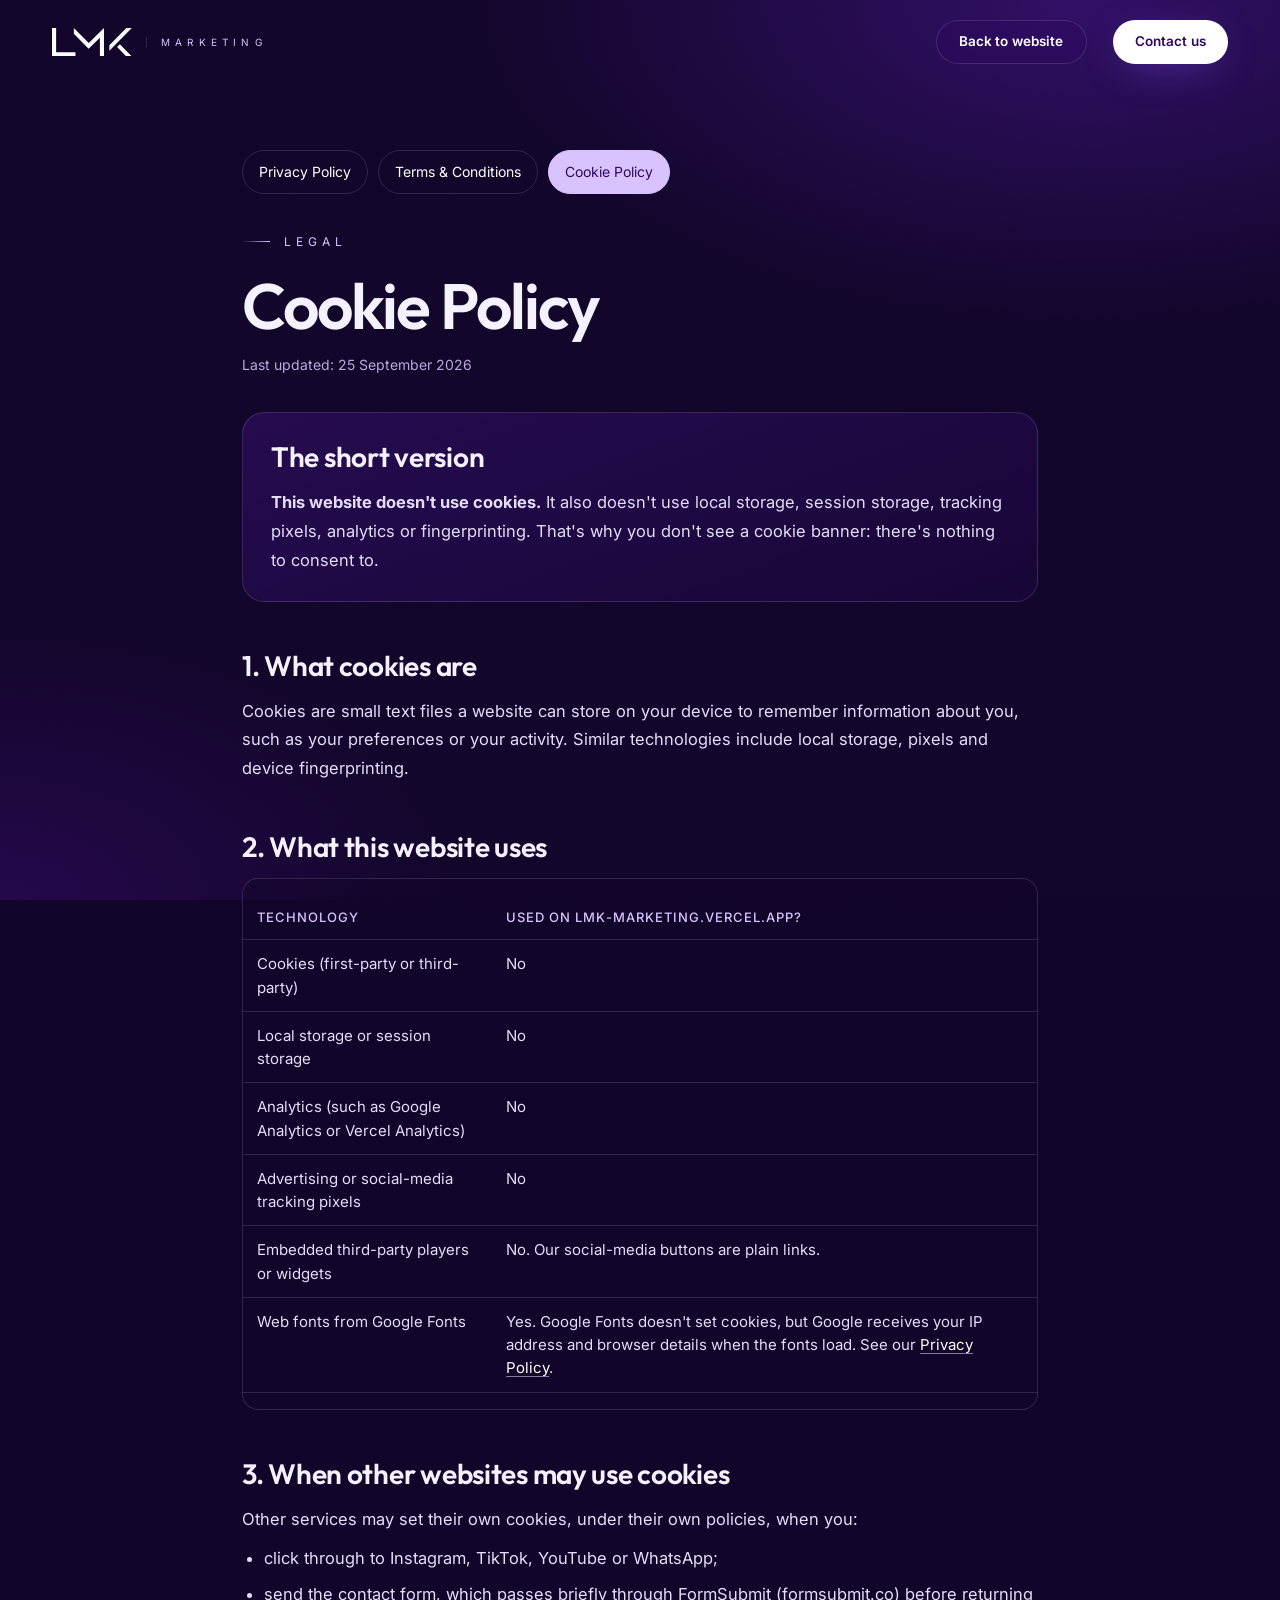
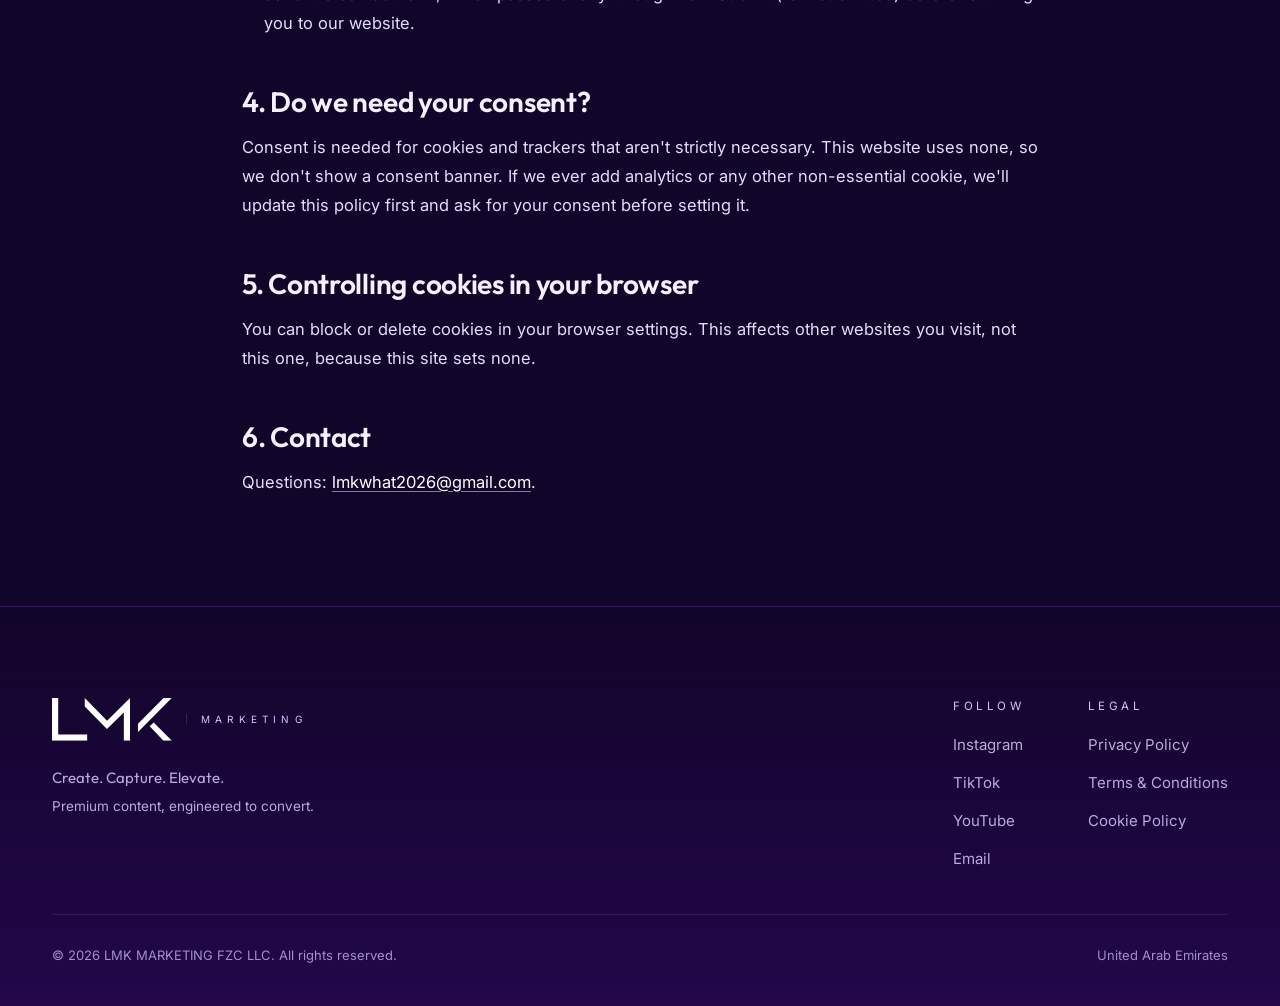
<file: cookies.html>
<!DOCTYPE html>
<html lang="en">
<head>
<meta charset="UTF-8" />
<meta name="viewport" content="width=device-width, initial-scale=1.0, viewport-fit=cover" />
<title>Cookie Policy — LMK Marketing</title>
<meta name="description" content="The LMK Marketing website uses no cookies, analytics or tracking." />
<meta name="robots" content="index,follow" />
<meta name="theme-color" content="#2F0960" />
<meta name="referrer" content="strict-origin-when-cross-origin" />
<link rel="canonical" href="https://lmk-marketing.vercel.app/cookies" />
<link rel="icon" href="/favicon.ico" sizes="any">
<link rel="icon" type="image/svg+xml" href="/favicon.svg">
<link rel="apple-touch-icon" href="/apple-touch-icon.png">
<link rel="manifest" href="/site.webmanifest">
<link rel="preconnect" href="https://fonts.googleapis.com">
<link rel="preconnect" href="https://fonts.gstatic.com" crossorigin>
<link href="https://fonts.googleapis.com/css2?family=Outfit:wght@300;400;500;600;700&amp;family=Inter:wght@300;400;500;600&amp;display=swap" rel="stylesheet">
<link rel="stylesheet" href="/styles.css">
</head>
<body class="legal-page">
<svg class="sprite" width="0" height="0" aria-hidden="true" focusable="false">
  <defs>
    <symbol id="lmk-mark" viewBox="0 0 795 284"><path d="M0,0 L41,0 L41,242 L233,242 L233,283 L0,283Z M217,0 L217,57 L364,206 L476,96 L476,283 L517,283 L517,0 L365,150Z M793,0 L739,0 L570,171 L570,225Z M647,188 L739,283 L794,283 L674,162Z"/></symbol>
    <symbol id="i-arrow" viewBox="0 0 24 24"><path fill="none" stroke="currentColor" stroke-width="1.8" stroke-linecap="round" stroke-linejoin="round" d="M7 17 17 7M8 7h9v9"/></symbol>
  </defs>
</svg>
<div class="bg-simple" aria-hidden="true"></div>
<div class="grain" aria-hidden="true"></div>
<div class="scroll-progress" id="scrollProgress" aria-hidden="true"></div>
<div class="cursor" id="cursor" aria-hidden="true"><span class="cur-label" id="curLabel"></span></div>
<div class="cursor-dot" id="cursorDot" aria-hidden="true"></div>
<a class="skip-link" href="#main">Skip to content</a>

<nav class="nav" id="nav" aria-label="Main">
  <div class="wrap nav-inner">
    <a href="/" class="logo" aria-label="LMK Marketing home">
      <svg class="logo-mark" viewBox="0 0 795 284" aria-hidden="true"><use href="#lmk-mark"/></svg>
      <span class="logo-word">Marketing</span>
    </a>
    <div class="nav-right">
      <a href="/" class="btn btn-ghost btn-sm legal-home" data-magnetic><span class="btn-fill"></span><span class="btn-txt" data-text="Back to website">Back to website</span></a>
      <a href="/#contact" class="btn btn-primary btn-sm legal-cta" data-magnetic><span class="btn-fill"></span><span class="btn-txt" data-text="Contact us">Contact us</span></a>
    </div>
  </div>
</nav>

<main id="main">
<article class="legal">
  <div class="wrap">
    <nav class="legal-nav" aria-label="Legal pages"><a href="/privacy">Privacy Policy</a><a href="/terms">Terms &amp; Conditions</a><a href="/cookies" aria-current="page">Cookie Policy</a></nav>
    <span class="eyebrow">Legal</span>
<h1>Cookie Policy</h1>
<p class="updated">Last updated: 25 September 2026</p>

<section class="summary" aria-labelledby="c-short">
  <h2 id="c-short">The short version</h2>
  <p><strong>This website doesn't use cookies.</strong> It also doesn't use local storage, session storage, tracking pixels, analytics or fingerprinting. That's why you don't see a cookie banner: there's nothing to consent to.</p>
</section>

<h2 id="c1">1. What cookies are</h2>
<p>Cookies are small text files a website can store on your device to remember information about you, such as your preferences or your activity. Similar technologies include local storage, pixels and device fingerprinting.</p>

<h2 id="c2">2. What this website uses</h2>
<div class="table-wrap" role="region" aria-label="Technologies used on this website" tabindex="0">
<table>
  <thead><tr><th scope="col">Technology</th><th scope="col">Used on lmk-marketing.vercel.app?</th></tr></thead>
  <tbody>
    <tr><td>Cookies (first-party or third-party)</td><td>No</td></tr>
    <tr><td>Local storage or session storage</td><td>No</td></tr>
    <tr><td>Analytics (such as Google Analytics or Vercel Analytics)</td><td>No</td></tr>
    <tr><td>Advertising or social-media tracking pixels</td><td>No</td></tr>
    <tr><td>Embedded third-party players or widgets</td><td>No. Our social-media buttons are plain links.</td></tr>
    <tr><td>Web fonts from Google Fonts</td><td>Yes. Google Fonts doesn't set cookies, but Google receives your IP address and browser details when the fonts load. See our <a href="/privacy">Privacy Policy</a>.</td></tr>
  </tbody>
</table>
</div>

<h2 id="c3">3. When other websites may use cookies</h2>
<p>Other services may set their own cookies, under their own policies, when you:</p>
<ul>
  <li>click through to Instagram, TikTok, YouTube or WhatsApp;</li>
  <li>send the contact form, which passes briefly through FormSubmit (formsubmit.co) before returning you to our website.</li>
</ul>

<h2 id="c4">4. Do we need your consent?</h2>
<p>Consent is needed for cookies and trackers that aren't strictly necessary. This website uses none, so we don't show a consent banner. If we ever add analytics or any other non-essential cookie, we'll update this policy first and ask for your consent before setting it.</p>

<h2 id="c5">5. Controlling cookies in your browser</h2>
<p>You can block or delete cookies in your browser settings. This affects other websites you visit, not this one, because this site sets none.</p>

<h2 id="c6">6. Contact</h2>
<p>Questions: <a href="mailto:lmkwhat2026@gmail.com">lmkwhat2026@gmail.com</a>.</p>

  </div>
</article>
</main>

<footer class="footer">
  <div class="wrap">
    <div class="footer-top">
      <div>
        <a href="/" class="logo footer-logo" aria-label="LMK Marketing home">
          <svg class="logo-mark" viewBox="0 0 795 284" aria-hidden="true"><use href="#lmk-mark"/></svg>
          <span class="logo-word">Marketing</span>
        </a>
        <p class="footer-tag">Create. Capture. Elevate.</p>
        <p class="footer-sub">Premium content, engineered to convert.</p>
      </div>
      <nav class="footer-cols" aria-label="Footer">
        <div class="footer-socials">
          <span class="fcol-h">Follow</span>
          <a href="https://www.instagram.com/lmk_what?igsh=ejY4NjRza2V0NmU1" target="_blank" rel="noopener noreferrer" class="roll"><span data-text="Instagram">Instagram</span></a>
          <a href="https://www.tiktok.com/@lmk_what" target="_blank" rel="noopener noreferrer" class="roll"><span data-text="TikTok">TikTok</span></a>
          <a href="https://www.youtube.com/channel/UC8gbGH2aA3w4HJwGO7376sQ" target="_blank" rel="noopener noreferrer" class="roll"><span data-text="YouTube">YouTube</span></a>
          <a href="mailto:lmkwhat2026@gmail.com" class="roll"><span data-text="Email">Email</span></a>
        </div>
        <div class="footer-socials">
          <span class="fcol-h">Legal</span>
          <a href="/privacy" class="roll"><span data-text="Privacy Policy">Privacy Policy</span></a>
          <a href="/terms" class="roll"><span data-text="Terms &amp; Conditions">Terms &amp; Conditions</span></a>
          <a href="/cookies" class="roll"><span data-text="Cookie Policy">Cookie Policy</span></a>
        </div>
      </nav>
    </div>
    <div class="footer-bottom">
      <span>© <span id="yr">2026</span> LMK MARKETING FZC LLC. All rights reserved.</span>
      <span>United Arab Emirates</span>
    </div>
  </div>
</footer>

<script src="/app.js"></script>
</body>
</html>
</file>
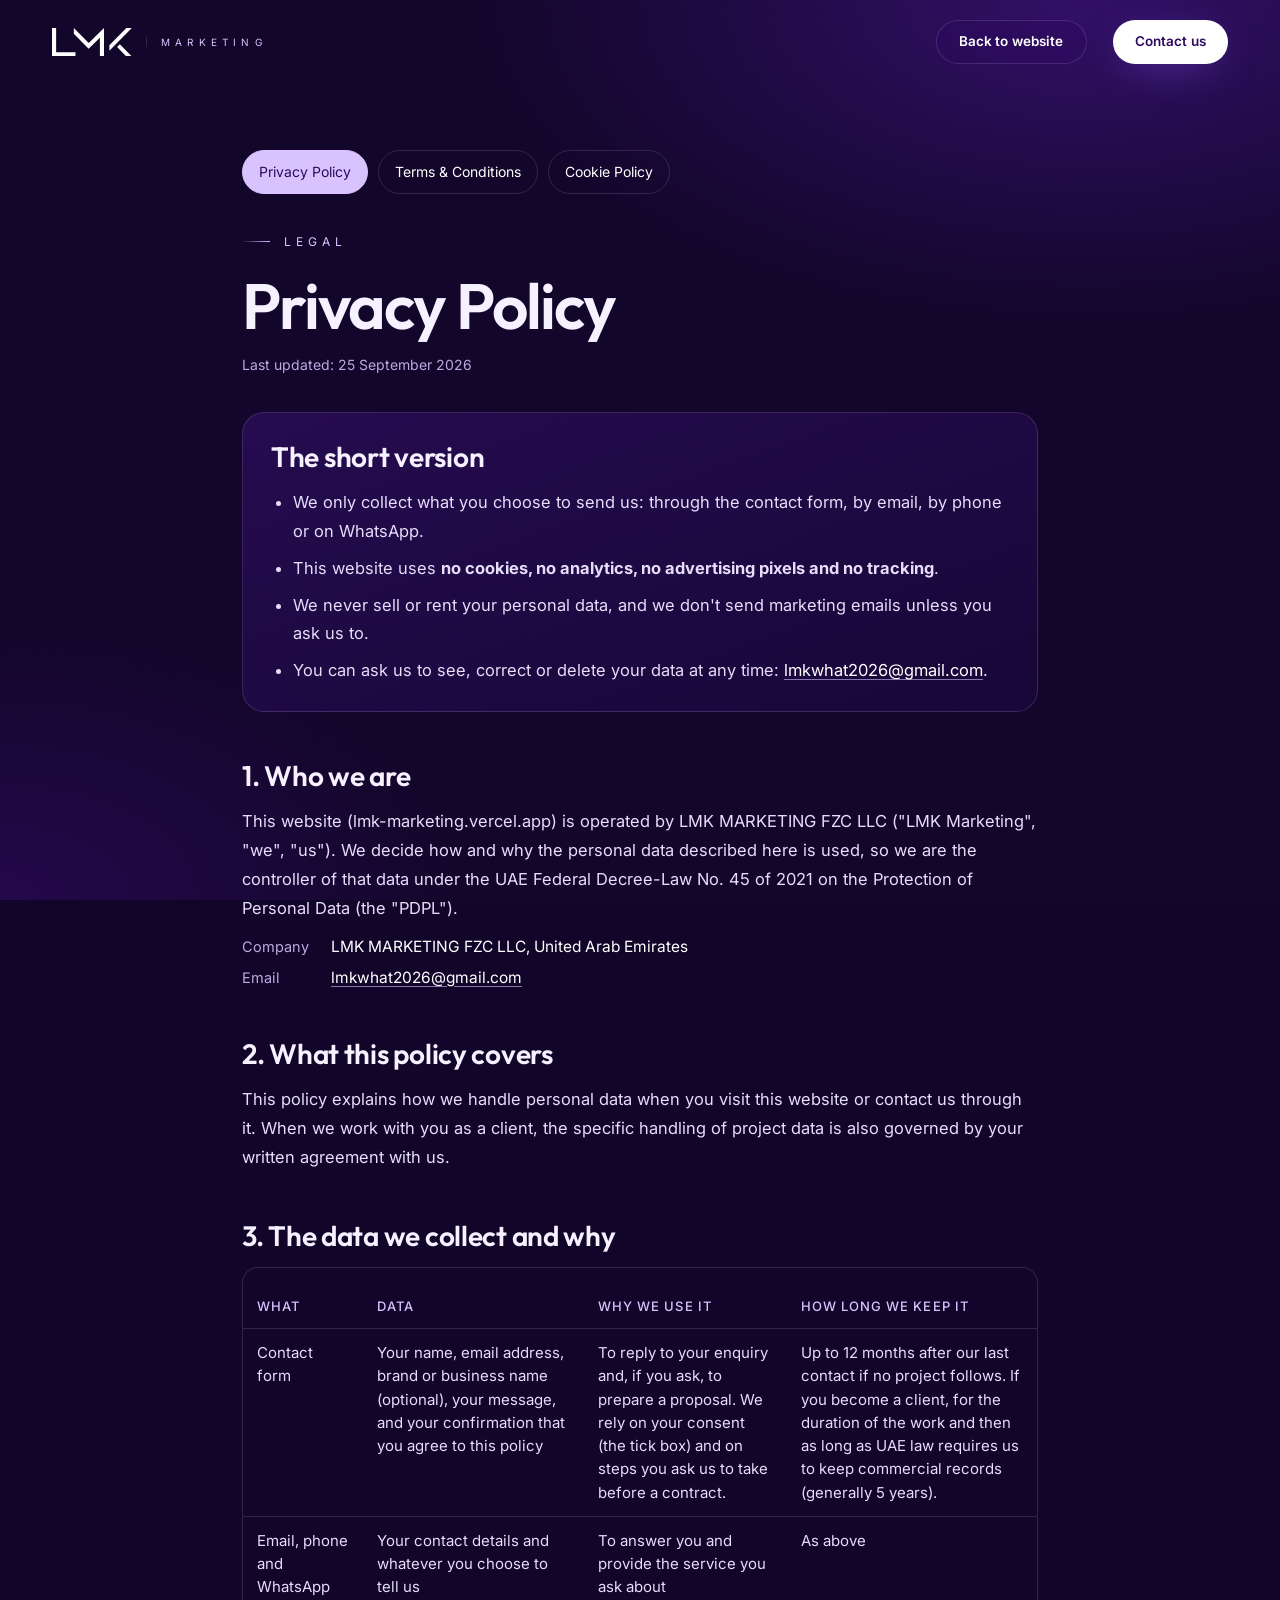
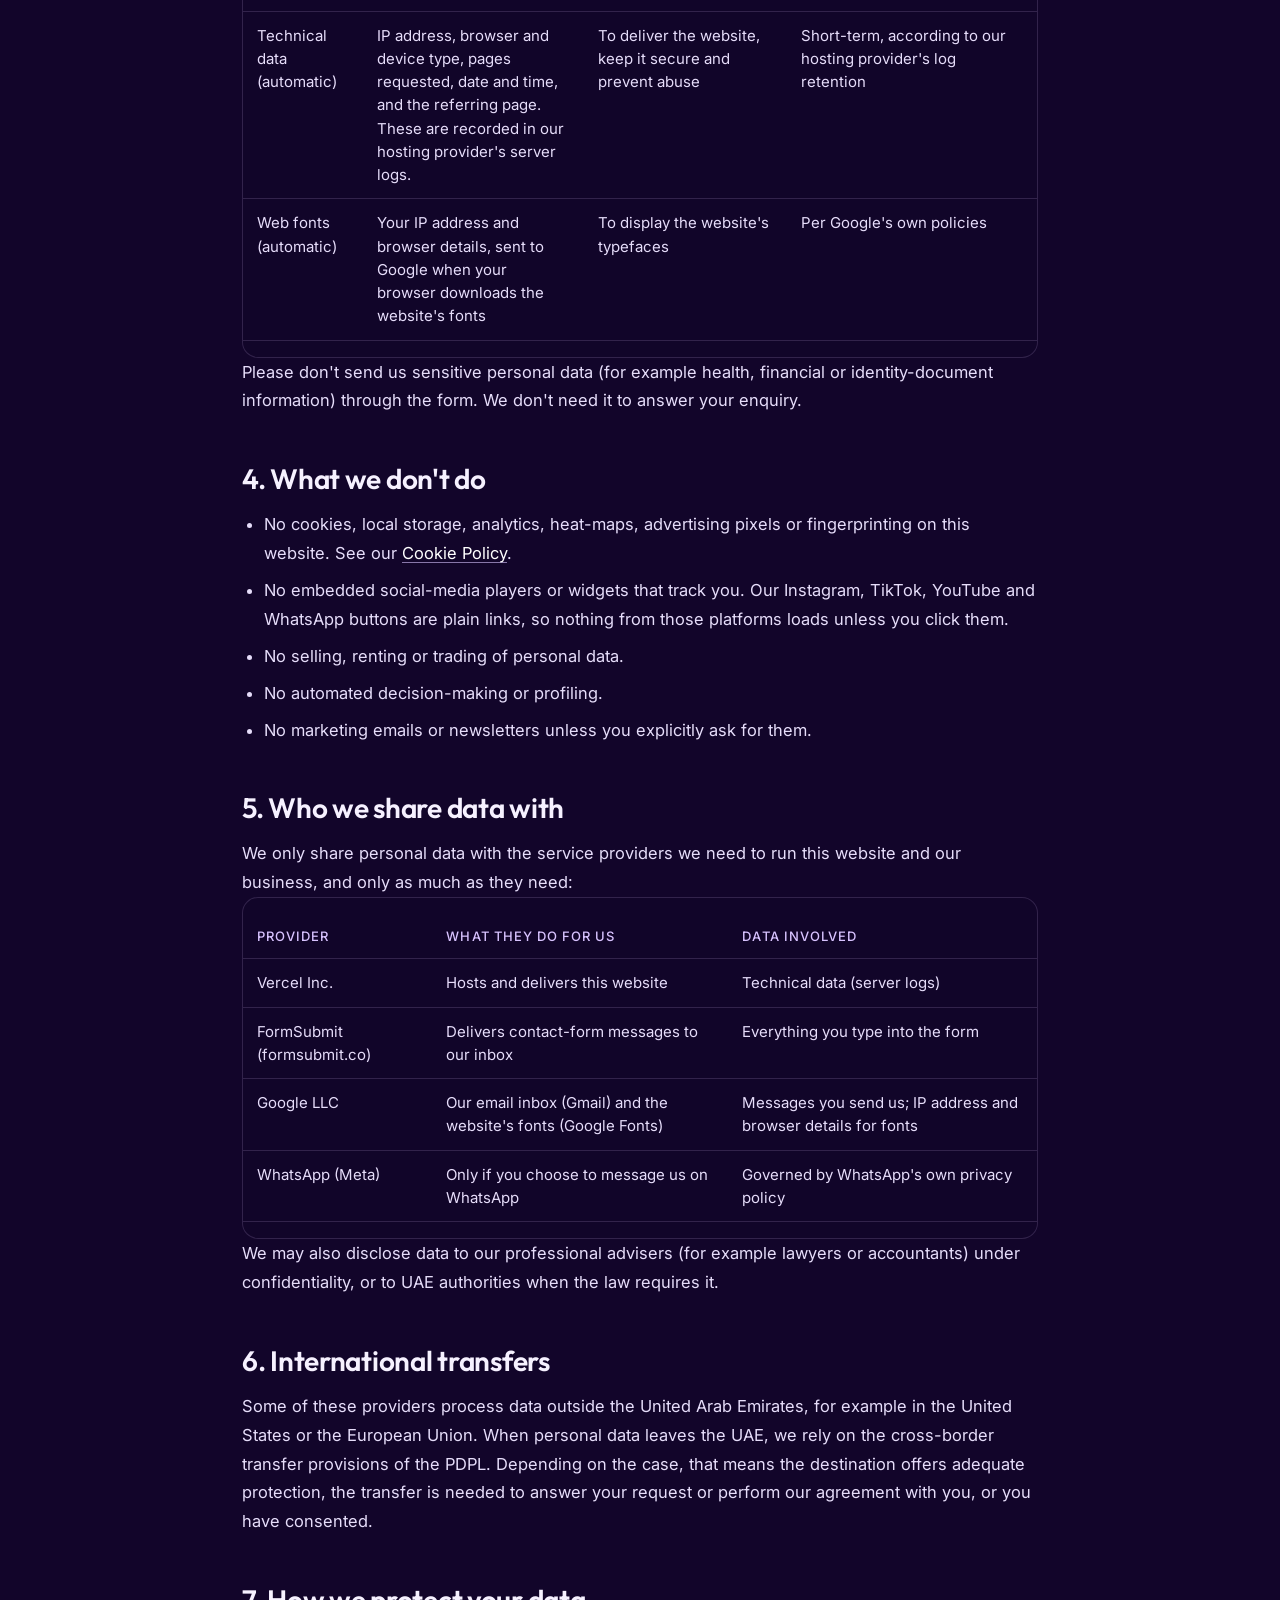
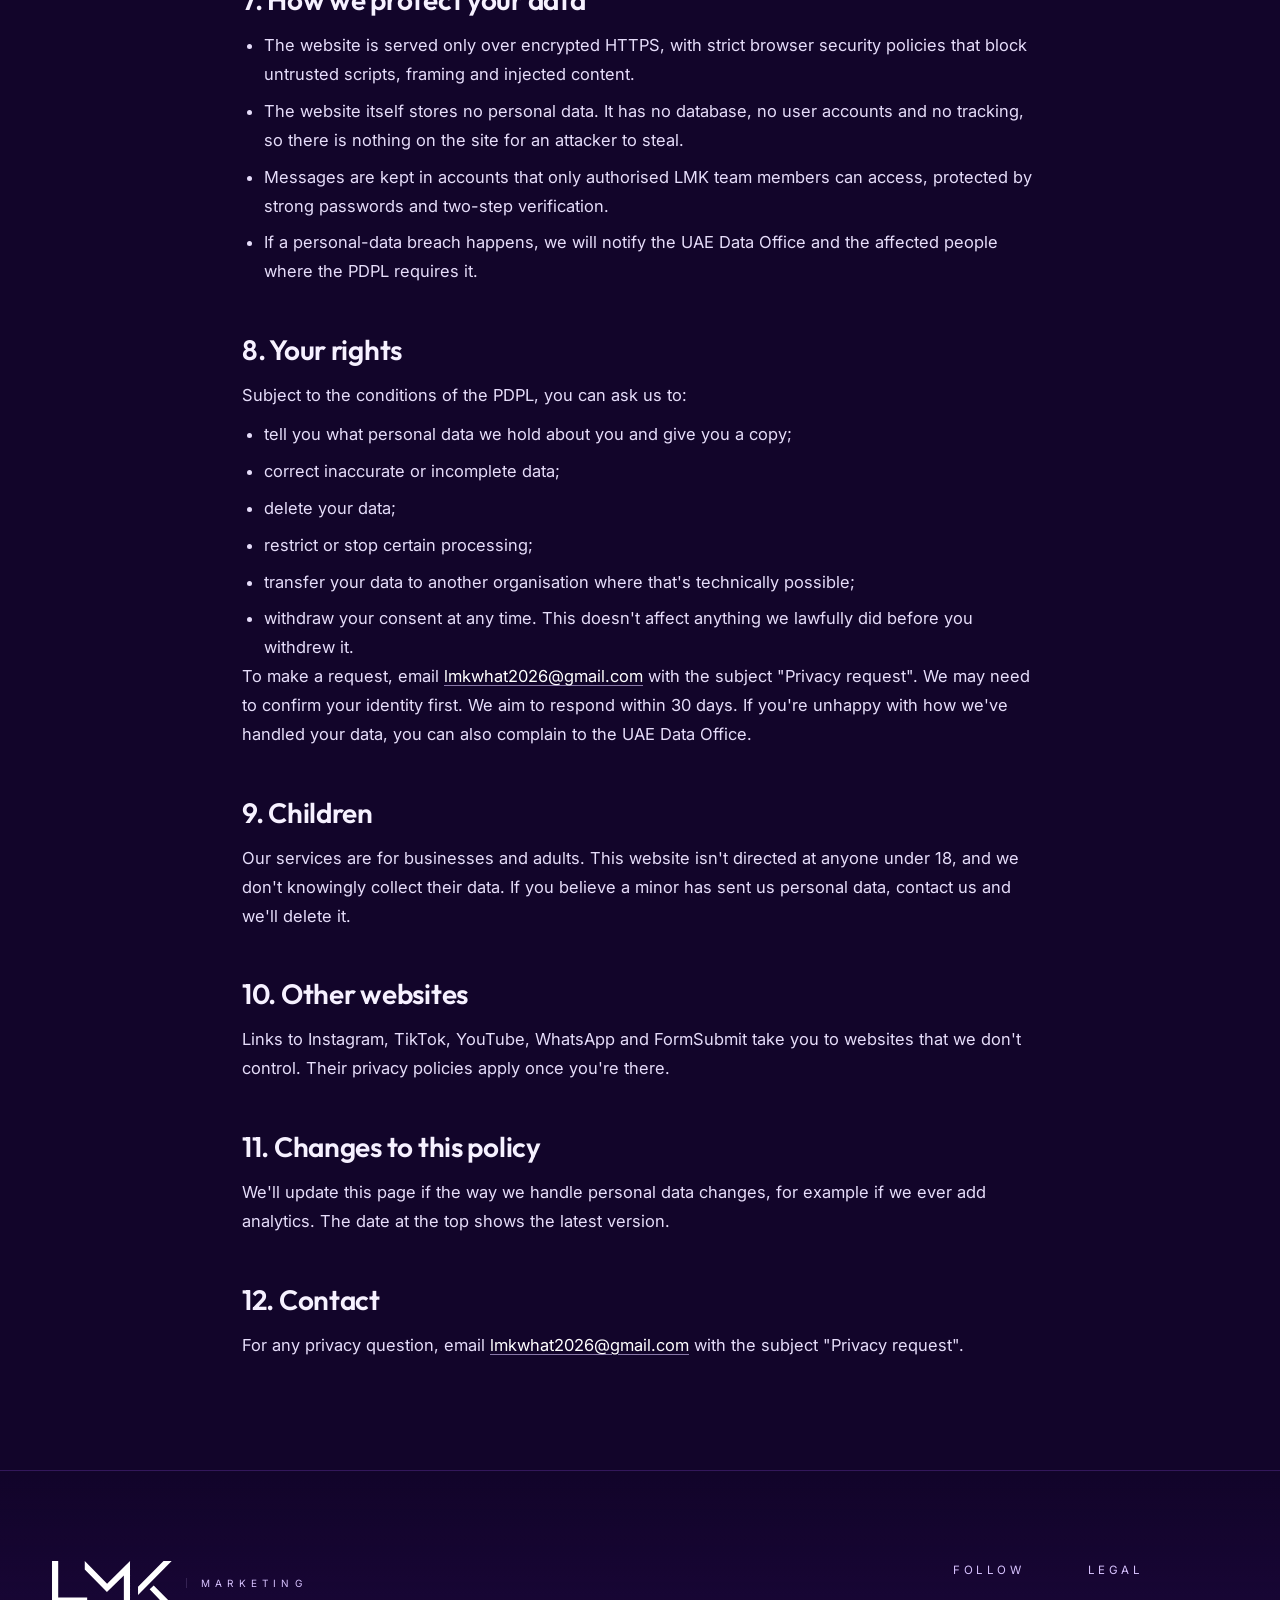
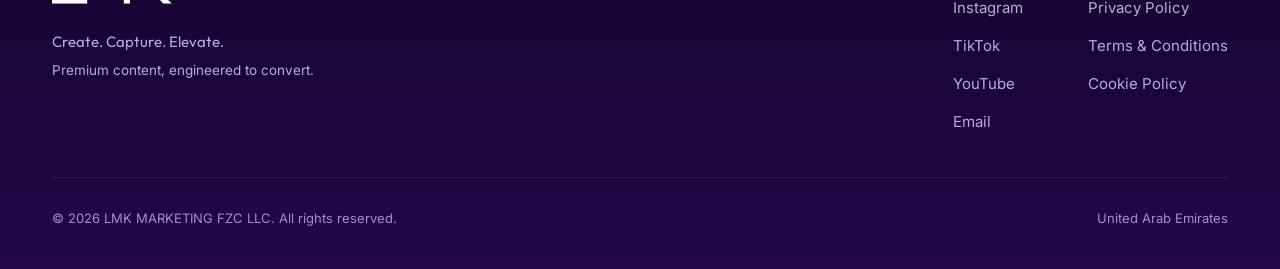
<file: privacy.html>
<!DOCTYPE html>
<html lang="en">
<head>
<meta charset="UTF-8" />
<meta name="viewport" content="width=device-width, initial-scale=1.0, viewport-fit=cover" />
<title>Privacy Policy — LMK Marketing</title>
<meta name="description" content="How LMK MARKETING FZC LLC collects, uses and protects personal data under the UAE PDPL." />
<meta name="robots" content="index,follow" />
<meta name="theme-color" content="#2F0960" />
<meta name="referrer" content="strict-origin-when-cross-origin" />
<link rel="canonical" href="https://lmk-marketing.vercel.app/privacy" />
<link rel="icon" href="/favicon.ico" sizes="any">
<link rel="icon" type="image/svg+xml" href="/favicon.svg">
<link rel="apple-touch-icon" href="/apple-touch-icon.png">
<link rel="manifest" href="/site.webmanifest">
<link rel="preconnect" href="https://fonts.googleapis.com">
<link rel="preconnect" href="https://fonts.gstatic.com" crossorigin>
<link href="https://fonts.googleapis.com/css2?family=Outfit:wght@300;400;500;600;700&amp;family=Inter:wght@300;400;500;600&amp;display=swap" rel="stylesheet">
<link rel="stylesheet" href="/styles.css">
</head>
<body class="legal-page">
<svg class="sprite" width="0" height="0" aria-hidden="true" focusable="false">
  <defs>
    <symbol id="lmk-mark" viewBox="0 0 795 284"><path d="M0,0 L41,0 L41,242 L233,242 L233,283 L0,283Z M217,0 L217,57 L364,206 L476,96 L476,283 L517,283 L517,0 L365,150Z M793,0 L739,0 L570,171 L570,225Z M647,188 L739,283 L794,283 L674,162Z"/></symbol>
    <symbol id="i-arrow" viewBox="0 0 24 24"><path fill="none" stroke="currentColor" stroke-width="1.8" stroke-linecap="round" stroke-linejoin="round" d="M7 17 17 7M8 7h9v9"/></symbol>
  </defs>
</svg>
<div class="bg-simple" aria-hidden="true"></div>
<div class="grain" aria-hidden="true"></div>
<div class="scroll-progress" id="scrollProgress" aria-hidden="true"></div>
<div class="cursor" id="cursor" aria-hidden="true"><span class="cur-label" id="curLabel"></span></div>
<div class="cursor-dot" id="cursorDot" aria-hidden="true"></div>
<a class="skip-link" href="#main">Skip to content</a>

<nav class="nav" id="nav" aria-label="Main">
  <div class="wrap nav-inner">
    <a href="/" class="logo" aria-label="LMK Marketing home">
      <svg class="logo-mark" viewBox="0 0 795 284" aria-hidden="true"><use href="#lmk-mark"/></svg>
      <span class="logo-word">Marketing</span>
    </a>
    <div class="nav-right">
      <a href="/" class="btn btn-ghost btn-sm legal-home" data-magnetic><span class="btn-fill"></span><span class="btn-txt" data-text="Back to website">Back to website</span></a>
      <a href="/#contact" class="btn btn-primary btn-sm legal-cta" data-magnetic><span class="btn-fill"></span><span class="btn-txt" data-text="Contact us">Contact us</span></a>
    </div>
  </div>
</nav>

<main id="main">
<article class="legal">
  <div class="wrap">
    <nav class="legal-nav" aria-label="Legal pages"><a href="/privacy" aria-current="page">Privacy Policy</a><a href="/terms">Terms &amp; Conditions</a><a href="/cookies">Cookie Policy</a></nav>
    <span class="eyebrow">Legal</span>
<h1>Privacy Policy</h1>
<p class="updated">Last updated: 25 September 2026</p>

<section class="summary" aria-labelledby="p-short">
  <h2 id="p-short">The short version</h2>
  <ul>
    <li>We only collect what you choose to send us: through the contact form, by email, by phone or on WhatsApp.</li>
    <li>This website uses <strong>no cookies, no analytics, no advertising pixels and no tracking</strong>.</li>
    <li>We never sell or rent your personal data, and we don't send marketing emails unless you ask us to.</li>
    <li>You can ask us to see, correct or delete your data at any time: <a href="mailto:lmkwhat2026@gmail.com">lmkwhat2026@gmail.com</a>.</li>
  </ul>
</section>

<h2 id="who">1. Who we are</h2>
<p>This website (lmk-marketing.vercel.app) is operated by LMK MARKETING FZC LLC ("LMK Marketing", "we", "us"). We decide how and why the personal data described here is used, so we are the controller of that data under the UAE Federal Decree-Law No. 45 of 2021 on the Protection of Personal Data (the "PDPL").</p>
<dl class="company">
  <dt>Company</dt><dd>LMK MARKETING FZC LLC, United Arab Emirates</dd>
  <dt>Email</dt><dd><a href="mailto:lmkwhat2026@gmail.com">lmkwhat2026@gmail.com</a></dd>
</dl>

<h2 id="scope">2. What this policy covers</h2>
<p>This policy explains how we handle personal data when you visit this website or contact us through it. When we work with you as a client, the specific handling of project data is also governed by your written agreement with us.</p>

<h2 id="collect">3. The data we collect and why</h2>
<div class="table-wrap" role="region" aria-label="Data we collect" tabindex="0">
<table>
  <thead><tr><th scope="col">What</th><th scope="col">Data</th><th scope="col">Why we use it</th><th scope="col">How long we keep it</th></tr></thead>
  <tbody>
    <tr><td>Contact form</td><td>Your name, email address, brand or business name (optional), your message, and your confirmation that you agree to this policy</td><td>To reply to your enquiry and, if you ask, to prepare a proposal. We rely on your consent (the tick box) and on steps you ask us to take before a contract.</td><td>Up to 12 months after our last contact if no project follows. If you become a client, for the duration of the work and then as long as UAE law requires us to keep commercial records (generally 5 years).</td></tr>
    <tr><td>Email, phone and WhatsApp</td><td>Your contact details and whatever you choose to tell us</td><td>To answer you and provide the service you ask about</td><td>As above</td></tr>
    <tr><td>Technical data (automatic)</td><td>IP address, browser and device type, pages requested, date and time, and the referring page. These are recorded in our hosting provider's server logs.</td><td>To deliver the website, keep it secure and prevent abuse</td><td>Short-term, according to our hosting provider's log retention</td></tr>
    <tr><td>Web fonts (automatic)</td><td>Your IP address and browser details, sent to Google when your browser downloads the website's fonts</td><td>To display the website's typefaces</td><td>Per Google's own policies</td></tr>
  </tbody>
</table>
</div>
<p>Please don't send us sensitive personal data (for example health, financial or identity-document information) through the form. We don't need it to answer your enquiry.</p>

<h2 id="dont">4. What we don't do</h2>
<ul>
  <li>No cookies, local storage, analytics, heat-maps, advertising pixels or fingerprinting on this website. See our <a href="/cookies">Cookie Policy</a>.</li>
  <li>No embedded social-media players or widgets that track you. Our Instagram, TikTok, YouTube and WhatsApp buttons are plain links, so nothing from those platforms loads unless you click them.</li>
  <li>No selling, renting or trading of personal data.</li>
  <li>No automated decision-making or profiling.</li>
  <li>No marketing emails or newsletters unless you explicitly ask for them.</li>
</ul>

<h2 id="share">5. Who we share data with</h2>
<p>We only share personal data with the service providers we need to run this website and our business, and only as much as they need:</p>
<div class="table-wrap" role="region" aria-label="Service providers" tabindex="0">
<table>
  <thead><tr><th scope="col">Provider</th><th scope="col">What they do for us</th><th scope="col">Data involved</th></tr></thead>
  <tbody>
    <tr><td>Vercel Inc.</td><td>Hosts and delivers this website</td><td>Technical data (server logs)</td></tr>
    <tr><td>FormSubmit (formsubmit.co)</td><td>Delivers contact-form messages to our inbox</td><td>Everything you type into the form</td></tr>
    <tr><td>Google LLC</td><td>Our email inbox (Gmail) and the website's fonts (Google Fonts)</td><td>Messages you send us; IP address and browser details for fonts</td></tr>
    <tr><td>WhatsApp (Meta)</td><td>Only if you choose to message us on WhatsApp</td><td>Governed by WhatsApp's own privacy policy</td></tr>
  </tbody>
</table>
</div>
<p>We may also disclose data to our professional advisers (for example lawyers or accountants) under confidentiality, or to UAE authorities when the law requires it.</p>

<h2 id="transfers">6. International transfers</h2>
<p>Some of these providers process data outside the United Arab Emirates, for example in the United States or the European Union. When personal data leaves the UAE, we rely on the cross-border transfer provisions of the PDPL. Depending on the case, that means the destination offers adequate protection, the transfer is needed to answer your request or perform our agreement with you, or you have consented.</p>

<h2 id="security">7. How we protect your data</h2>
<ul>
  <li>The website is served only over encrypted HTTPS, with strict browser security policies that block untrusted scripts, framing and injected content.</li>
  <li>The website itself stores no personal data. It has no database, no user accounts and no tracking, so there is nothing on the site for an attacker to steal.</li>
  <li>Messages are kept in accounts that only authorised LMK team members can access, protected by strong passwords and two-step verification.</li>
  <li>If a personal-data breach happens, we will notify the UAE Data Office and the affected people where the PDPL requires it.</li>
</ul>

<h2 id="rights">8. Your rights</h2>
<p>Subject to the conditions of the PDPL, you can ask us to:</p>
<ul>
  <li>tell you what personal data we hold about you and give you a copy;</li>
  <li>correct inaccurate or incomplete data;</li>
  <li>delete your data;</li>
  <li>restrict or stop certain processing;</li>
  <li>transfer your data to another organisation where that's technically possible;</li>
  <li>withdraw your consent at any time. This doesn't affect anything we lawfully did before you withdrew it.</li>
</ul>
<p>To make a request, email <a href="mailto:lmkwhat2026@gmail.com">lmkwhat2026@gmail.com</a> with the subject "Privacy request". We may need to confirm your identity first. We aim to respond within 30 days. If you're unhappy with how we've handled your data, you can also complain to the UAE Data Office.</p>

<h2 id="children">9. Children</h2>
<p>Our services are for businesses and adults. This website isn't directed at anyone under 18, and we don't knowingly collect their data. If you believe a minor has sent us personal data, contact us and we'll delete it.</p>

<h2 id="links">10. Other websites</h2>
<p>Links to Instagram, TikTok, YouTube, WhatsApp and FormSubmit take you to websites that we don't control. Their privacy policies apply once you're there.</p>

<h2 id="changes">11. Changes to this policy</h2>
<p>We'll update this page if the way we handle personal data changes, for example if we ever add analytics. The date at the top shows the latest version.</p>

<h2 id="contact">12. Contact</h2>
<p>For any privacy question, email <a href="mailto:lmkwhat2026@gmail.com">lmkwhat2026@gmail.com</a> with the subject "Privacy request".</p>

  </div>
</article>
</main>

<footer class="footer">
  <div class="wrap">
    <div class="footer-top">
      <div>
        <a href="/" class="logo footer-logo" aria-label="LMK Marketing home">
          <svg class="logo-mark" viewBox="0 0 795 284" aria-hidden="true"><use href="#lmk-mark"/></svg>
          <span class="logo-word">Marketing</span>
        </a>
        <p class="footer-tag">Create. Capture. Elevate.</p>
        <p class="footer-sub">Premium content, engineered to convert.</p>
      </div>
      <nav class="footer-cols" aria-label="Footer">
        <div class="footer-socials">
          <span class="fcol-h">Follow</span>
          <a href="https://www.instagram.com/lmk_what?igsh=ejY4NjRza2V0NmU1" target="_blank" rel="noopener noreferrer" class="roll"><span data-text="Instagram">Instagram</span></a>
          <a href="https://www.tiktok.com/@lmk_what" target="_blank" rel="noopener noreferrer" class="roll"><span data-text="TikTok">TikTok</span></a>
          <a href="https://www.youtube.com/channel/UC8gbGH2aA3w4HJwGO7376sQ" target="_blank" rel="noopener noreferrer" class="roll"><span data-text="YouTube">YouTube</span></a>
          <a href="mailto:lmkwhat2026@gmail.com" class="roll"><span data-text="Email">Email</span></a>
        </div>
        <div class="footer-socials">
          <span class="fcol-h">Legal</span>
          <a href="/privacy" class="roll"><span data-text="Privacy Policy">Privacy Policy</span></a>
          <a href="/terms" class="roll"><span data-text="Terms &amp; Conditions">Terms &amp; Conditions</span></a>
          <a href="/cookies" class="roll"><span data-text="Cookie Policy">Cookie Policy</span></a>
        </div>
      </nav>
    </div>
    <div class="footer-bottom">
      <span>© <span id="yr">2026</span> LMK MARKETING FZC LLC. All rights reserved.</span>
      <span>United Arab Emirates</span>
    </div>
  </div>
</footer>

<script src="/app.js"></script>
</body>
</html>
</file>
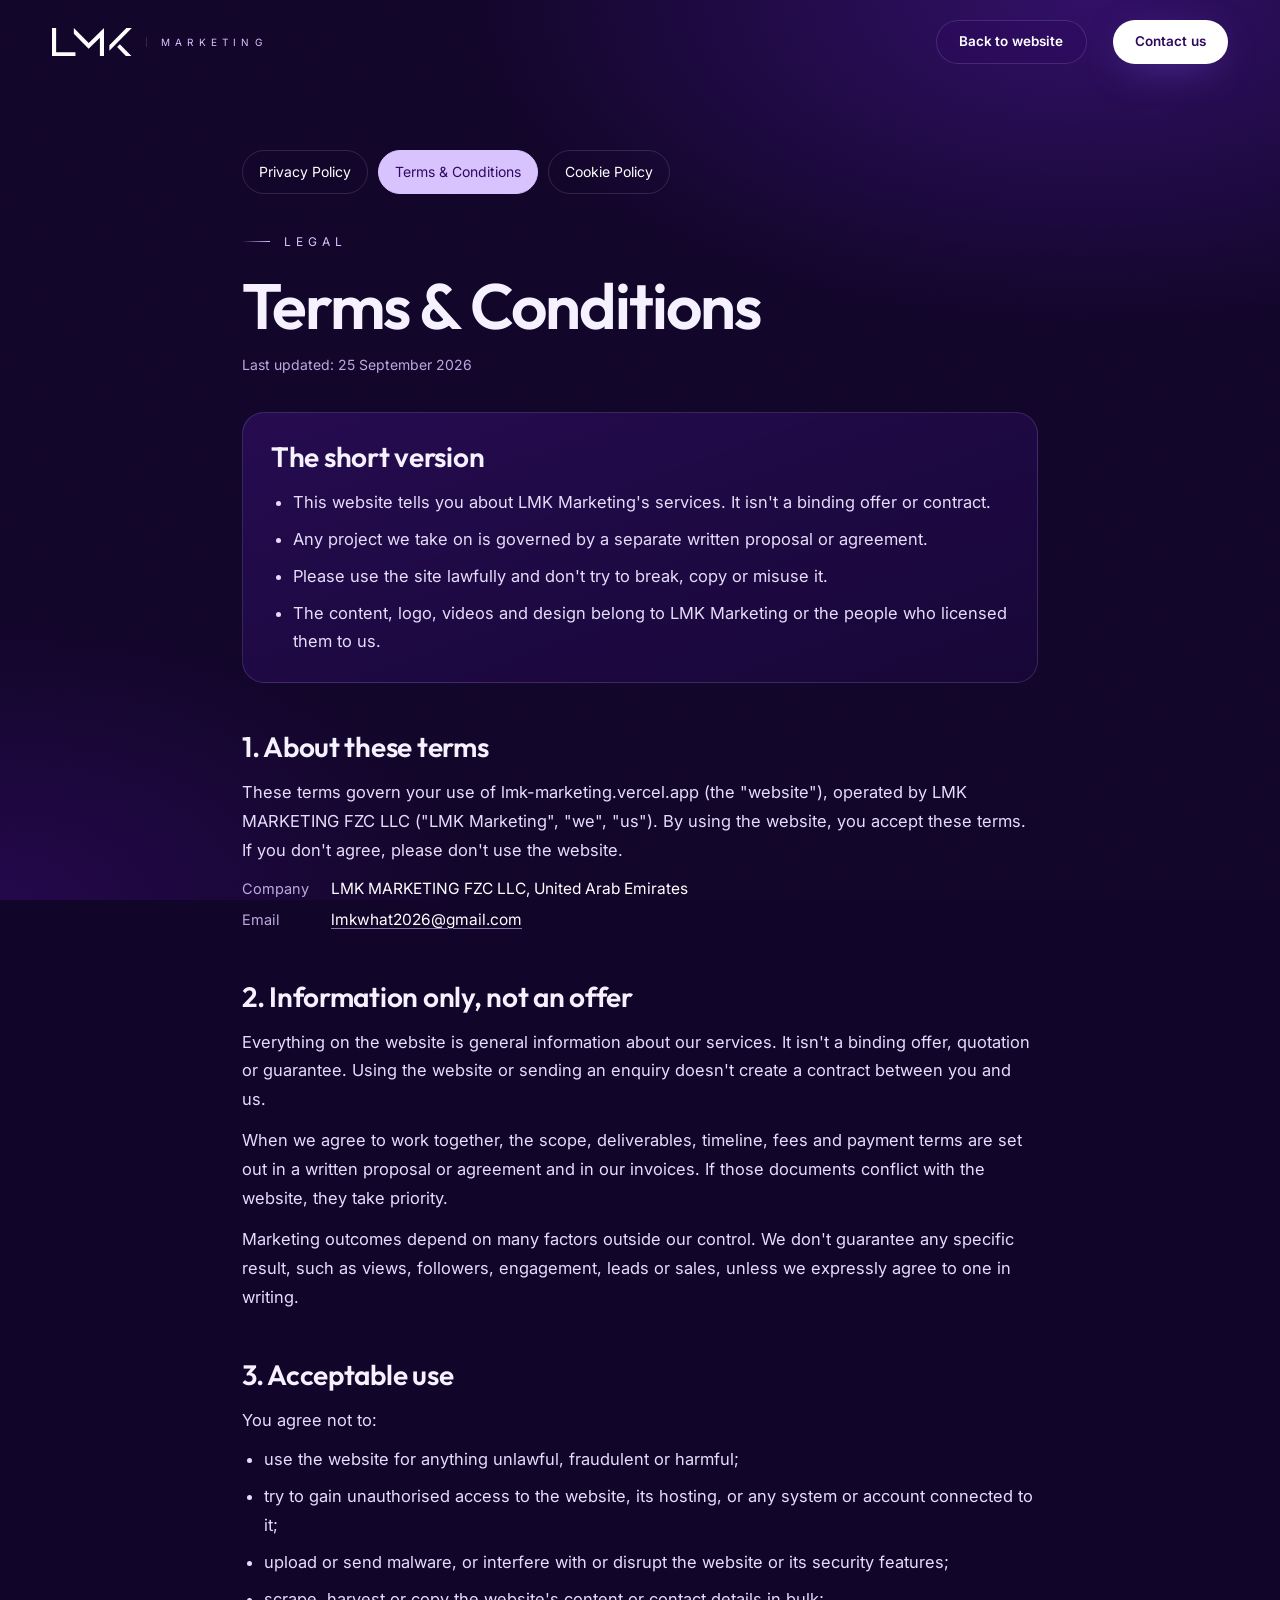
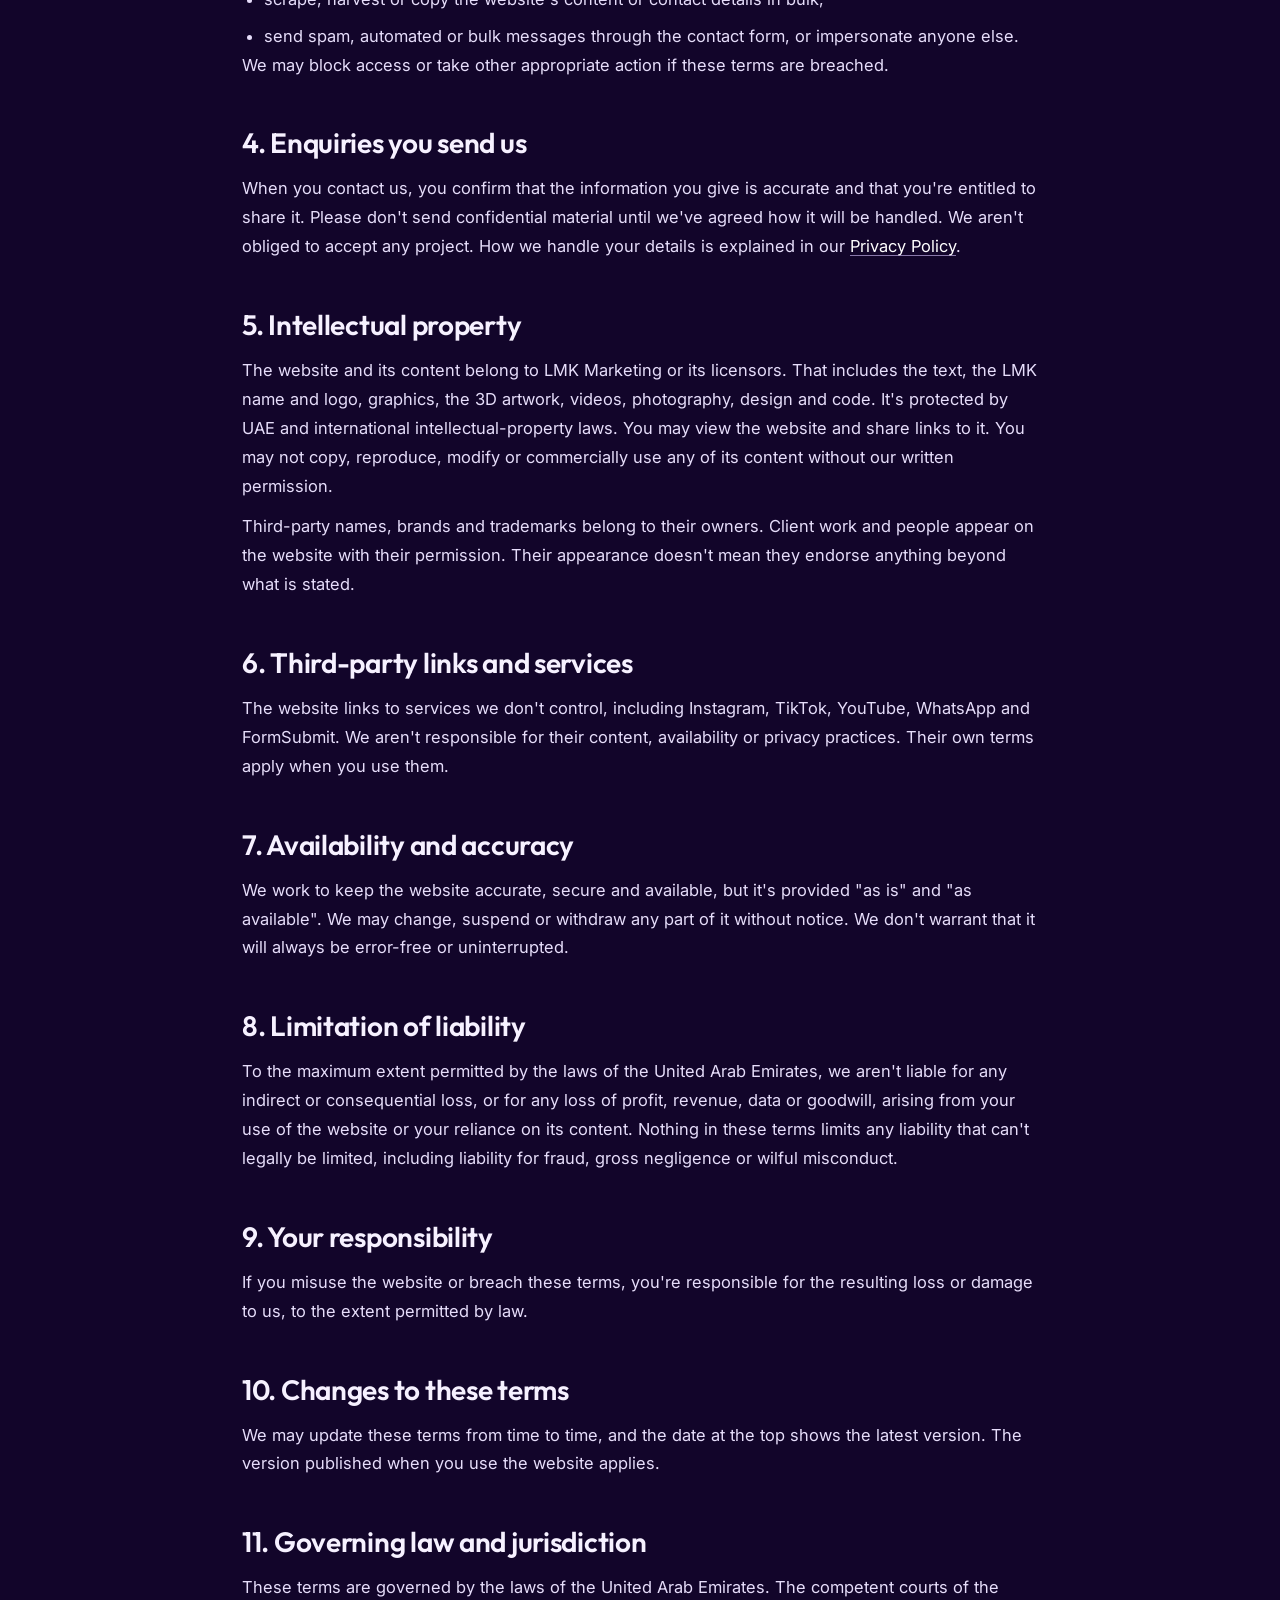
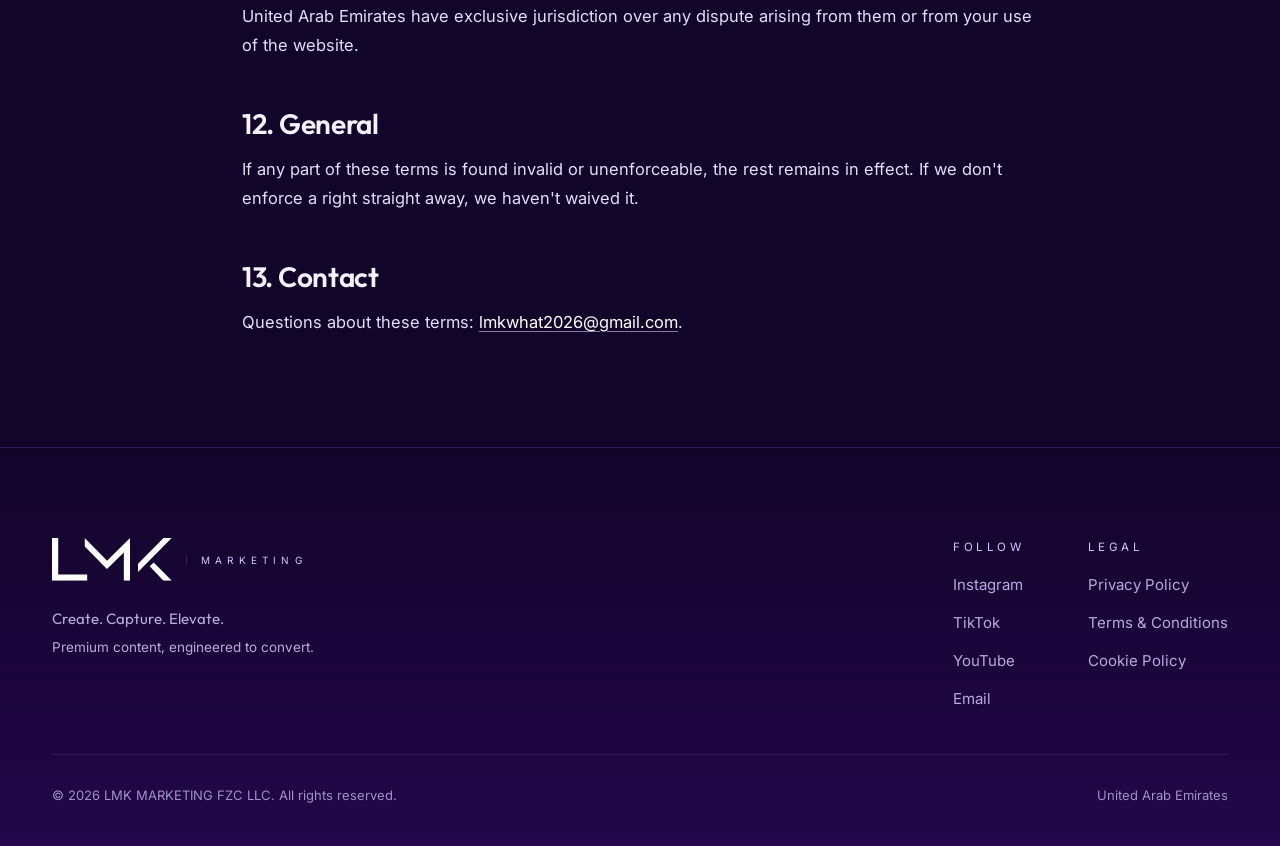
<file: terms.html>
<!DOCTYPE html>
<html lang="en">
<head>
<meta charset="UTF-8" />
<meta name="viewport" content="width=device-width, initial-scale=1.0, viewport-fit=cover" />
<title>Terms &amp; Conditions — LMK Marketing</title>
<meta name="description" content="Terms governing the use of the LMK Marketing website." />
<meta name="robots" content="index,follow" />
<meta name="theme-color" content="#2F0960" />
<meta name="referrer" content="strict-origin-when-cross-origin" />
<link rel="canonical" href="https://lmk-marketing.vercel.app/terms" />
<link rel="icon" href="/favicon.ico" sizes="any">
<link rel="icon" type="image/svg+xml" href="/favicon.svg">
<link rel="apple-touch-icon" href="/apple-touch-icon.png">
<link rel="manifest" href="/site.webmanifest">
<link rel="preconnect" href="https://fonts.googleapis.com">
<link rel="preconnect" href="https://fonts.gstatic.com" crossorigin>
<link href="https://fonts.googleapis.com/css2?family=Outfit:wght@300;400;500;600;700&amp;family=Inter:wght@300;400;500;600&amp;display=swap" rel="stylesheet">
<link rel="stylesheet" href="/styles.css">
</head>
<body class="legal-page">
<svg class="sprite" width="0" height="0" aria-hidden="true" focusable="false">
  <defs>
    <symbol id="lmk-mark" viewBox="0 0 795 284"><path d="M0,0 L41,0 L41,242 L233,242 L233,283 L0,283Z M217,0 L217,57 L364,206 L476,96 L476,283 L517,283 L517,0 L365,150Z M793,0 L739,0 L570,171 L570,225Z M647,188 L739,283 L794,283 L674,162Z"/></symbol>
    <symbol id="i-arrow" viewBox="0 0 24 24"><path fill="none" stroke="currentColor" stroke-width="1.8" stroke-linecap="round" stroke-linejoin="round" d="M7 17 17 7M8 7h9v9"/></symbol>
  </defs>
</svg>
<div class="bg-simple" aria-hidden="true"></div>
<div class="grain" aria-hidden="true"></div>
<div class="scroll-progress" id="scrollProgress" aria-hidden="true"></div>
<div class="cursor" id="cursor" aria-hidden="true"><span class="cur-label" id="curLabel"></span></div>
<div class="cursor-dot" id="cursorDot" aria-hidden="true"></div>
<a class="skip-link" href="#main">Skip to content</a>

<nav class="nav" id="nav" aria-label="Main">
  <div class="wrap nav-inner">
    <a href="/" class="logo" aria-label="LMK Marketing home">
      <svg class="logo-mark" viewBox="0 0 795 284" aria-hidden="true"><use href="#lmk-mark"/></svg>
      <span class="logo-word">Marketing</span>
    </a>
    <div class="nav-right">
      <a href="/" class="btn btn-ghost btn-sm legal-home" data-magnetic><span class="btn-fill"></span><span class="btn-txt" data-text="Back to website">Back to website</span></a>
      <a href="/#contact" class="btn btn-primary btn-sm legal-cta" data-magnetic><span class="btn-fill"></span><span class="btn-txt" data-text="Contact us">Contact us</span></a>
    </div>
  </div>
</nav>

<main id="main">
<article class="legal">
  <div class="wrap">
    <nav class="legal-nav" aria-label="Legal pages"><a href="/privacy">Privacy Policy</a><a href="/terms" aria-current="page">Terms &amp; Conditions</a><a href="/cookies">Cookie Policy</a></nav>
    <span class="eyebrow">Legal</span>
<h1>Terms &amp; Conditions</h1>
<p class="updated">Last updated: 25 September 2026</p>

<section class="summary" aria-labelledby="t-short">
  <h2 id="t-short">The short version</h2>
  <ul>
    <li>This website tells you about LMK Marketing's services. It isn't a binding offer or contract.</li>
    <li>Any project we take on is governed by a separate written proposal or agreement.</li>
    <li>Please use the site lawfully and don't try to break, copy or misuse it.</li>
    <li>The content, logo, videos and design belong to LMK Marketing or the people who licensed them to us.</li>
  </ul>
</section>

<h2 id="t1">1. About these terms</h2>
<p>These terms govern your use of lmk-marketing.vercel.app (the "website"), operated by LMK MARKETING FZC LLC ("LMK Marketing", "we", "us"). By using the website, you accept these terms. If you don't agree, please don't use the website.</p>
<dl class="company">
  <dt>Company</dt><dd>LMK MARKETING FZC LLC, United Arab Emirates</dd>
  <dt>Email</dt><dd><a href="mailto:lmkwhat2026@gmail.com">lmkwhat2026@gmail.com</a></dd>
</dl>

<h2 id="t2">2. Information only, not an offer</h2>
<p>Everything on the website is general information about our services. It isn't a binding offer, quotation or guarantee. Using the website or sending an enquiry doesn't create a contract between you and us.</p>
<p>When we agree to work together, the scope, deliverables, timeline, fees and payment terms are set out in a written proposal or agreement and in our invoices. If those documents conflict with the website, they take priority.</p>
<p>Marketing outcomes depend on many factors outside our control. We don't guarantee any specific result, such as views, followers, engagement, leads or sales, unless we expressly agree to one in writing.</p>

<h2 id="t3">3. Acceptable use</h2>
<p>You agree not to:</p>
<ul>
  <li>use the website for anything unlawful, fraudulent or harmful;</li>
  <li>try to gain unauthorised access to the website, its hosting, or any system or account connected to it;</li>
  <li>upload or send malware, or interfere with or disrupt the website or its security features;</li>
  <li>scrape, harvest or copy the website's content or contact details in bulk;</li>
  <li>send spam, automated or bulk messages through the contact form, or impersonate anyone else.</li>
</ul>
<p>We may block access or take other appropriate action if these terms are breached.</p>

<h2 id="t4">4. Enquiries you send us</h2>
<p>When you contact us, you confirm that the information you give is accurate and that you're entitled to share it. Please don't send confidential material until we've agreed how it will be handled. We aren't obliged to accept any project. How we handle your details is explained in our <a href="/privacy">Privacy Policy</a>.</p>

<h2 id="t5">5. Intellectual property</h2>
<p>The website and its content belong to LMK Marketing or its licensors. That includes the text, the LMK name and logo, graphics, the 3D artwork, videos, photography, design and code. It's protected by UAE and international intellectual-property laws. You may view the website and share links to it. You may not copy, reproduce, modify or commercially use any of its content without our written permission.</p>
<p>Third-party names, brands and trademarks belong to their owners. Client work and people appear on the website with their permission. Their appearance doesn't mean they endorse anything beyond what is stated.</p>

<h2 id="t6">6. Third-party links and services</h2>
<p>The website links to services we don't control, including Instagram, TikTok, YouTube, WhatsApp and FormSubmit. We aren't responsible for their content, availability or privacy practices. Their own terms apply when you use them.</p>

<h2 id="t7">7. Availability and accuracy</h2>
<p>We work to keep the website accurate, secure and available, but it's provided "as is" and "as available". We may change, suspend or withdraw any part of it without notice. We don't warrant that it will always be error-free or uninterrupted.</p>

<h2 id="t8">8. Limitation of liability</h2>
<p>To the maximum extent permitted by the laws of the United Arab Emirates, we aren't liable for any indirect or consequential loss, or for any loss of profit, revenue, data or goodwill, arising from your use of the website or your reliance on its content. Nothing in these terms limits any liability that can't legally be limited, including liability for fraud, gross negligence or wilful misconduct.</p>

<h2 id="t9">9. Your responsibility</h2>
<p>If you misuse the website or breach these terms, you're responsible for the resulting loss or damage to us, to the extent permitted by law.</p>

<h2 id="t10">10. Changes to these terms</h2>
<p>We may update these terms from time to time, and the date at the top shows the latest version. The version published when you use the website applies.</p>

<h2 id="t11">11. Governing law and jurisdiction</h2>
<p>These terms are governed by the laws of the United Arab Emirates. The competent courts of the United Arab Emirates have exclusive jurisdiction over any dispute arising from them or from your use of the website.</p>

<h2 id="t12">12. General</h2>
<p>If any part of these terms is found invalid or unenforceable, the rest remains in effect. If we don't enforce a right straight away, we haven't waived it.</p>

<h2 id="t13">13. Contact</h2>
<p>Questions about these terms: <a href="mailto:lmkwhat2026@gmail.com">lmkwhat2026@gmail.com</a>.</p>

  </div>
</article>
</main>

<footer class="footer">
  <div class="wrap">
    <div class="footer-top">
      <div>
        <a href="/" class="logo footer-logo" aria-label="LMK Marketing home">
          <svg class="logo-mark" viewBox="0 0 795 284" aria-hidden="true"><use href="#lmk-mark"/></svg>
          <span class="logo-word">Marketing</span>
        </a>
        <p class="footer-tag">Create. Capture. Elevate.</p>
        <p class="footer-sub">Premium content, engineered to convert.</p>
      </div>
      <nav class="footer-cols" aria-label="Footer">
        <div class="footer-socials">
          <span class="fcol-h">Follow</span>
          <a href="https://www.instagram.com/lmk_what?igsh=ejY4NjRza2V0NmU1" target="_blank" rel="noopener noreferrer" class="roll"><span data-text="Instagram">Instagram</span></a>
          <a href="https://www.tiktok.com/@lmk_what" target="_blank" rel="noopener noreferrer" class="roll"><span data-text="TikTok">TikTok</span></a>
          <a href="https://www.youtube.com/channel/UC8gbGH2aA3w4HJwGO7376sQ" target="_blank" rel="noopener noreferrer" class="roll"><span data-text="YouTube">YouTube</span></a>
          <a href="mailto:lmkwhat2026@gmail.com" class="roll"><span data-text="Email">Email</span></a>
        </div>
        <div class="footer-socials">
          <span class="fcol-h">Legal</span>
          <a href="/privacy" class="roll"><span data-text="Privacy Policy">Privacy Policy</span></a>
          <a href="/terms" class="roll"><span data-text="Terms &amp; Conditions">Terms &amp; Conditions</span></a>
          <a href="/cookies" class="roll"><span data-text="Cookie Policy">Cookie Policy</span></a>
        </div>
      </nav>
    </div>
    <div class="footer-bottom">
      <span>© <span id="yr">2026</span> LMK MARKETING FZC LLC. All rights reserved.</span>
      <span>United Arab Emirates</span>
    </div>
  </div>
</footer>

<script src="/app.js"></script>
</body>
</html>
</file>
<file: styles.css>
/* ============================================================
   LMK MARKETING — styles.css  (v2 · purple identity)
   Deep purple · lavender · cinematic duotone
   ============================================================ */
:root{
  /* brand palette — sampled from the LMK logo */
  --ink:#12052A;          /* page base, deepest purple */
  --deep:#1B0740;         /* panels */
  --brand:#2F0960;        /* the logo purple */
  --royal:#4A1896;        /* raised purple */
  --violet:#8A5CFF;       /* glow / focus / energy */
  --lavender:#D8C3FF;     /* logo "MARKETING" tone */
  --white:#FFFFFF;
  --text:#F6F1FF;
  --mist:#BBA9E0;         /* muted text (AA on ink) */
  --mist-dim:#A290CC;     /* ≥5.7:1 on cards */

  --card:rgba(47,9,96,.40);
  --card-hi:rgba(74,24,150,.50);
  --line:rgba(216,195,255,.16);
  --line-soft:rgba(216,195,255,.09);

  --grad:linear-gradient(100deg,#FFFFFF 0%,#D8C3FF 30%,#A98BFF 50%,#FFFFFF 75%,#D8C3FF 100%);
  --grad-btn:linear-gradient(135deg,#7446F0,#5B21D6);   /* white text ≥5.4:1 */

  --display:'Outfit','Poppins',system-ui,sans-serif;
  --body:'Inter',system-ui,-apple-system,'Segoe UI',sans-serif;

  --maxw:1240px;
  --ease:cubic-bezier(.19,1,.22,1);
  --ease-io:cubic-bezier(.76,0,.24,1);
}

*,*::before,*::after{box-sizing:border-box;margin:0;padding:0}
html{scroll-behavior:smooth;-webkit-text-size-adjust:100%;scroll-padding-top:84px}
body{font-family:var(--body);background:var(--ink);color:var(--text);line-height:1.6;
  overflow-x:hidden;-webkit-font-smoothing:antialiased}
img,svg,video{display:block;max-width:100%}
a{color:inherit;text-decoration:none}
button{font-family:inherit;border:none;background:none;color:inherit;cursor:pointer}
::selection{background:var(--lavender);color:var(--brand)}
:focus-visible{outline:2px solid var(--lavender);outline-offset:3px;border-radius:10px}

.sprite{position:absolute;width:0;height:0;overflow:hidden}
.sr-only{position:absolute!important;width:1px;height:1px;padding:0;margin:-1px;overflow:hidden;clip:rect(0,0,0,0);white-space:nowrap;border:0}
.skip-link{position:fixed;left:16px;top:-60px;z-index:10001;background:var(--lavender);color:var(--brand);
  padding:10px 16px;border-radius:10px;font-weight:600;transition:top .3s var(--ease)}
.skip-link:focus{top:16px}

/* the OS cursor is hidden only where the custom cursor runs (JS adds .has-cursor) */
.has-cursor,.has-cursor a,.has-cursor button,.has-cursor input,.has-cursor textarea,.has-cursor label{cursor:none}

/* ============================================================
   ATMOSPHERE
   ============================================================ */
.screen-edge{position:fixed;inset:0;z-index:1;pointer-events:none;
  box-shadow:inset 0 0 0 1px rgba(216,195,255,.06),inset 0 0 110px 10px rgba(8,2,20,.55)}
.grain{position:fixed;inset:0;z-index:1;pointer-events:none;opacity:.06;mix-blend-mode:overlay;
  background-image:url("data:image/svg+xml,%3Csvg xmlns='http://www.w3.org/2000/svg' width='160' height='160'%3E%3Cfilter id='n'%3E%3CfeTurbulence type='fractalNoise' baseFrequency='0.85' numOctaves='3'/%3E%3C/filter%3E%3Crect width='100%25' height='100%25' filter='url(%23n)'/%3E%3C/svg%3E")}

/* background video — purple duotone */
.bg-video{position:fixed;inset:0;z-index:-3;overflow:hidden;background:var(--ink)}
.bgv-layer{position:absolute;inset:0;opacity:0;transition:opacity 1.2s ease}
.bgv-layer.is-active{opacity:1}
.bgv-fill{position:absolute;inset:-12%;background-size:cover;background-position:center;
  filter:blur(40px) brightness(.4) saturate(.6);transform:scale(1.12)}
.bgv{position:absolute;inset:0;width:100%;height:100%;object-fit:cover;opacity:var(--bgv,.55);transition:opacity 1.2s ease}
.bgv-fill-1{background-image:url('bg1-poster.jpg')}
.bgv-fill-2{background-image:url('bg2-poster.jpg')}
.bgv-fill{opacity:calc(var(--bgv,.55) * 1.4);transition:opacity 1.2s ease}
@media (min-width:721px){ .bgv{object-fit:contain} }
@media (max-width:900px){ .bgv{opacity:calc(var(--bgv,.55) * .42)} }
@media (max-width:720px){ .bgv-fill{display:none} }
.bg-tint{position:absolute;inset:0;background:#4B12A8;mix-blend-mode:color}
.bg-scrim{position:absolute;inset:0;
  background:radial-gradient(120% 80% at 50% 0%,rgba(47,9,96,.35),transparent 60%),
    linear-gradient(180deg,rgba(18,5,42,.9),rgba(18,5,42,.86) 40%,rgba(22,6,50,.88) 65%,rgba(18,5,42,.96))}
.aurora{position:absolute;inset:0;pointer-events:none;mix-blend-mode:screen}
.aurora i{position:absolute;border-radius:50%;filter:blur(90px);will-change:transform}
.aurora .a1{width:46vw;height:46vw;left:-8vw;top:-12vw;opacity:.55;background:radial-gradient(circle,#6B2BD9,transparent 65%);animation:drift1 22s ease-in-out infinite alternate}
.aurora .a2{width:38vw;height:38vw;right:-10vw;top:30vh;opacity:.35;background:radial-gradient(circle,#8A5CFF,transparent 65%);animation:drift2 26s ease-in-out infinite alternate}
.aurora .a3{width:34vw;height:34vw;left:0;top:0;opacity:.22;background:radial-gradient(circle,rgba(216,195,255,.6),transparent 62%);
  transform:translate(calc(var(--ax,50vw) - 17vw),calc(var(--ay,40vh) - 17vw))}
@keyframes drift1{to{transform:translate(18vw,14vh) scale(1.15)}}
@keyframes drift2{to{transform:translate(-22vw,-10vh) scale(.9)}}

/* 3D canvas (custom WebGL) sits between the video and the content */
.gl3d{position:fixed;inset:0;width:100%;height:100%;z-index:-1;pointer-events:none;opacity:0;transition:opacity 1.6s var(--ease)}
.gl3d.ready{opacity:1}
.has-3d .hero-mark{display:none}

/* custom cursor */
.cursor{position:fixed;top:0;left:0;width:34px;height:34px;border:1px solid rgba(216,195,255,.6);border-radius:50%;
  z-index:9998;pointer-events:none;display:grid;place-items:center;opacity:0;
  transition:width .35s var(--ease),height .35s var(--ease),background .35s var(--ease),border-color .35s var(--ease),opacity .3s}
.cursor-dot{position:fixed;top:0;left:0;width:6px;height:6px;border-radius:50%;background:var(--lavender);
  z-index:9999;pointer-events:none;opacity:0;transition:opacity .3s}
.cursor.on,.cursor-dot.on{opacity:1}
.cursor.grow{width:64px;height:64px;background:rgba(138,92,255,.16);border-color:rgba(216,195,255,.9)}
.cursor.labeled{width:92px;height:92px;background:var(--lavender);border-color:var(--lavender)}
.cursor.labeled ~ .cursor-dot{opacity:0}
.cur-label{font:600 11px/1 var(--body);letter-spacing:.14em;text-transform:uppercase;color:var(--brand);
  opacity:0;transform:scale(.6);transition:opacity .25s var(--ease),transform .25s var(--ease);white-space:nowrap}
.cursor.labeled .cur-label{opacity:1;transform:scale(1)}

/* ============================================================
   LAYOUT / TYPE
   ============================================================ */
.wrap{max-width:var(--maxw);margin:0 auto;padding:0 32px;width:100%}
main,section,footer{position:relative;z-index:2}

.eyebrow{display:inline-flex;align-items:center;gap:14px;font:400 12px/1.4 var(--body);
  letter-spacing:.42em;text-transform:uppercase;color:var(--lavender)}
.eyebrow::before{content:"";width:28px;height:1px;background:linear-gradient(90deg,transparent,var(--lavender))}

.grad-text{background:var(--grad);background-size:250% auto;-webkit-background-clip:text;background-clip:text;
  color:transparent;-webkit-text-fill-color:transparent;animation:sheen 8s linear infinite}
@keyframes sheen{to{background-position:250% center}}

.sec-head{max-width:780px;margin-bottom:64px}
.sec-title{font-family:var(--display);font-weight:600;font-size:clamp(32px,4.6vw,58px);line-height:1.06;
  letter-spacing:-.02em;margin:22px 0 0;text-wrap:balance}
.sec-head .sec-title{margin-bottom:22px}
.sec-lead{font-size:clamp(16px,1.35vw,18px);color:var(--mist);font-weight:300;max-width:56ch}
.nowrap{white-space:nowrap}
.link-u{color:var(--white);text-decoration:underline;text-decoration-color:rgba(216,195,255,.6);text-decoration-thickness:1px;
  text-underline-offset:4px;transition:color .3s,text-decoration-color .3s,text-underline-offset .3s}
.link-u:hover{color:var(--lavender);text-decoration-color:var(--lavender);text-underline-offset:6px}

/* reveal */
/* every block rises out of the screen's depth with a 3D tilt */
.reveal{opacity:0;transform:perspective(1100px) translate3d(0,56px,-160px) rotateX(14deg);transform-origin:50% 100%;
  transition:opacity 1s var(--ease),transform 1.2s var(--ease)}
.reveal.in{opacity:1;transform:none}
.reveal[data-d="1"]{transition-delay:.1s}
.reveal[data-d="2"]{transition-delay:.2s}
.reveal[data-d="3"]{transition-delay:.3s}
.reveal[data-d="4"]{transition-delay:.45s}
/* headings wipe in on a diagonal — the logo's angle */
.sec-title.reveal,.big-statement.reveal,.cta-title.reveal{
  clip-path:polygon(0 -10%,3% -10%,-27% 110%,-30% 110%);
  transition:opacity 1s var(--ease),transform 1.1s var(--ease),clip-path 1.3s var(--ease)}
.sec-title.reveal.in,.big-statement.reveal.in,.cta-title.reveal.in{clip-path:polygon(0 -10%,140% -10%,110% 110%,-30% 110%)}

/* rolling text (buttons, nav, footer) — JS wraps the label in <b data-text> */
.roll-t{display:inline-block;overflow:hidden;height:1.3em;line-height:1.3em;vertical-align:middle}
.roll-t > b{display:block;font-weight:inherit;transition:transform .55s var(--ease)}
.roll-t > b::after{content:attr(data-text);display:block}
a:hover .roll-t > b,button:hover .roll-t > b,a:focus-visible .roll-t > b,button:focus-visible .roll-t > b{transform:translateY(-50%)}

/* ============================================================
   BUTTONS
   ============================================================ */
.btn{position:relative;display:inline-flex;align-items:center;justify-content:center;gap:10px;
  font:600 15px/1 var(--body);letter-spacing:.01em;padding:17px 30px;min-height:54px;border-radius:100px;
  overflow:hidden;isolation:isolate;
  transition:transform .35s var(--ease),box-shadow .45s var(--ease),color .45s var(--ease),border-color .45s var(--ease)}
.btn-sm{padding:12px 22px;min-height:44px;font-size:13.5px}
.btn-lg{padding:22px 40px;min-height:64px;font-size:16.5px}
.btn-primary{background:var(--white);color:var(--brand);box-shadow:0 10px 40px -14px rgba(138,92,255,.7)}
.btn-ghost{color:var(--white);border:1px solid var(--line);background:rgba(47,9,96,.3);
  backdrop-filter:blur(8px);-webkit-backdrop-filter:blur(8px)}
.btn-fill{position:absolute;left:var(--bx,50%);top:var(--by,50%);width:0;height:0;border-radius:50%;
  transform:translate(-50%,-50%);z-index:-1;transition:width .65s var(--ease),height .65s var(--ease)}
.btn-primary .btn-fill{background:var(--grad-btn)}
.btn-ghost .btn-fill{background:var(--lavender)}
.btn:hover .btn-fill,.btn:focus-visible .btn-fill{width:260%;height:560%}
.btn-primary:hover,.btn-primary:focus-visible{color:var(--white);box-shadow:0 16px 54px -10px rgba(138,92,255,.95)}
.btn-ghost:hover,.btn-ghost:focus-visible{color:var(--brand);border-color:var(--lavender)}
.btn-ic{flex:none;transition:transform .5s var(--ease)}
.btn:hover .btn-ic{transform:rotate(45deg)}
.btn:active{transform:scale(.97)}

/* ============================================================
   NAV
   ============================================================ */
.nav{position:fixed;top:0;left:0;right:0;z-index:900;padding:20px 0;border-bottom:1px solid transparent;
  transition:background .5s var(--ease),padding .5s var(--ease),border-color .5s var(--ease),transform .6s var(--ease)}
.nav.scrolled{background:rgba(24,7,54,.62);backdrop-filter:blur(22px) saturate(160%);-webkit-backdrop-filter:blur(22px) saturate(160%);
  padding:10px 0;border-bottom-color:var(--line-soft)}
.nav.hide{transform:translateY(-110%)}
.nav-inner{display:flex;align-items:center;justify-content:space-between;gap:20px}
.logo{display:inline-flex;align-items:center;gap:14px;min-height:44px}
.logo-mark{width:80px;height:auto;fill:var(--white);transition:transform .6s var(--ease)}
.logo:hover .logo-mark{transform:skewX(-10deg)}
.logo-word{font:400 10px/1 var(--body);letter-spacing:.52em;text-transform:uppercase;color:var(--lavender);
  padding-left:14px;border-left:1px solid var(--line)}
.nav-right{display:flex;align-items:center;gap:26px}
.nav-links{display:flex;gap:26px}
.nav-links a{font-size:14px;color:var(--mist);transition:color .3s;padding:12px 0;position:relative}
.nav-links a::before{content:"";position:absolute;left:0;right:0;bottom:6px;height:1px;background:var(--lavender);
  transform:scaleX(0);transform-origin:right;transition:transform .5s var(--ease)}
.nav-links a:hover,.nav-links a.active{color:var(--white)}
.nav-links a:hover::before,.nav-links a.active::before{transform:scaleX(1);transform-origin:left}
.nav-socials{display:flex;gap:8px}
.ic{width:40px;height:40px;display:grid;place-items:center;border:1px solid var(--line);border-radius:50%;color:var(--mist);
  transition:color .3s var(--ease),border-color .3s var(--ease),background .3s var(--ease),transform .3s var(--ease)}
.ic:hover{color:var(--white);border-color:var(--lavender);background:rgba(138,92,255,.2);transform:translateY(-2px)}
.burger{display:none;width:44px;height:44px;position:relative;z-index:945}
.burger span{position:absolute;left:10px;height:1.5px;width:24px;background:#fff;transition:.45s var(--ease)}
.burger span:nth-child(1){top:15px}.burger span:nth-child(2){top:21px;width:15px;left:19px}.burger span:nth-child(3){top:27px}
.nav.open .burger span:nth-child(1){top:21px;transform:rotate(45deg)}
.nav.open .burger span:nth-child(2){opacity:0;transform:translateX(10px)}
.nav.open .burger span:nth-child(3){top:21px;transform:rotate(-45deg)}

/* ============================================================
   HERO
   ============================================================ */
.hero{min-height:100svh;display:flex;flex-direction:column;justify-content:center;padding:130px 0 96px;position:relative;overflow:hidden}
.hero-inner{position:relative;z-index:2}
.hero-title{font-family:var(--display);font-weight:600;line-height:.98;margin:26px 0 30px;letter-spacing:-.035em}
.hero-title .line{display:block;font-size:clamp(52px,10.5vw,148px);white-space:nowrap}
.hero-title .line-accent{color:var(--lavender)}
.hero-title .ch{display:inline-block;transform:translateY(105%) rotate(6deg);opacity:0;
  transition:transform 1.1s var(--ease),opacity 1.1s var(--ease);transition-delay:calc(var(--c) * 28ms + var(--l) * 140ms)}
.hero-title .word{display:inline-block;overflow:hidden;padding:0 .02em .08em;margin-bottom:-.08em;vertical-align:top}
.hero-title.go .ch{transform:none;opacity:1}
.hero-title .line-accent .ch{background:var(--grad);background-size:1200% auto;-webkit-background-clip:text;background-clip:text;
  -webkit-text-fill-color:transparent;color:transparent;animation:sheen 10s linear infinite}
.hero-sub{max-width:52ch;font-size:clamp(16px,1.45vw,19px);color:var(--mist);font-weight:300;margin-bottom:38px}
.hero-cta{display:flex;gap:14px;flex-wrap:wrap}
.hero-stage{position:absolute;z-index:1;right:max(3vw,calc((100vw - var(--maxw)) / 2));bottom:15vh;width:min(35vw,500px);aspect-ratio:795/284;
  pointer-events:none}
.hero-mark{width:100%;height:auto;fill:none;stroke:rgba(216,195,255,.28);stroke-width:1.6;
  transform:translate3d(var(--hx,0),var(--hy,0),0);transition:transform 1.4s var(--ease)}
.scroll-hint{position:absolute;bottom:30px;left:50%;transform:translateX(-50%);display:flex;flex-direction:column;
  align-items:center;gap:10px;font-size:11px;letter-spacing:.34em;text-transform:uppercase;color:var(--mist-dim);z-index:2}
.scroll-hint.reveal.in{transform:translateX(-50%)}
.scroll-hint i{width:1px;height:48px;background:linear-gradient(var(--mist-dim),transparent);position:relative;overflow:hidden}
.scroll-hint i::after{content:"";position:absolute;top:-50%;left:0;width:100%;height:50%;background:var(--lavender);animation:scrolldot 2.2s var(--ease) infinite}
@keyframes scrolldot{0%{top:-50%}60%,100%{top:100%}}

/* ============================================================
   MARQUEE
   ============================================================ */
.marquee{position:relative;z-index:2;padding:26px 0;overflow:hidden;
  border-top:1px solid var(--line-soft);border-bottom:1px solid var(--line-soft);background:rgba(47,9,96,.35);
  -webkit-mask:linear-gradient(90deg,transparent,#000 6%,#000 94%,transparent);mask:linear-gradient(90deg,transparent,#000 6%,#000 94%,transparent)}
.marquee-row{overflow:hidden;white-space:nowrap}
.marquee-row + .marquee-row{margin-top:6px}
.marquee-track{display:inline-flex;align-items:center;will-change:transform;animation:marq 34s linear infinite}
.marquee-row.outline .marquee-track{animation-direction:reverse}
.marquee-track span{font-family:var(--display);font-weight:600;font-size:clamp(28px,4.4vw,58px);letter-spacing:-.02em;padding:0 26px;line-height:1.15}
.marquee-row:first-child span{color:var(--white)}
.marquee-row.outline span{color:transparent;-webkit-text-stroke:1px rgba(216,195,255,.55);font-weight:500}
.marquee-track b{width:14px;height:14px;flex:none;background:var(--lavender);
  clip-path:polygon(50% 0,62% 38%,100% 50%,62% 62%,50% 100%,38% 62%,0 50%,38% 38%);opacity:.85}
.marquee-row.outline b{background:var(--violet)}
@keyframes marq{to{transform:translateX(-50%)}}

/* ============================================================
   ABOUT
   ============================================================ */
.about{padding:160px 0 150px}
.big-statement{font-family:var(--display);font-weight:600;font-size:clamp(34px,6vw,84px);line-height:1.02;
  letter-spacing:-.03em;margin:30px 0 48px;max-width:20ch}
.about-body{max-width:62ch;font-size:clamp(18px,1.75vw,23px);font-weight:300;line-height:1.6;color:var(--white)}
.about-body .w{opacity:.16;transition:opacity .45s ease}
.about-body .w.lit{opacity:1}
.facts{display:grid;grid-template-columns:repeat(3,1fr);gap:30px;margin-top:100px;border-top:1px solid var(--line);padding-top:54px}
.fact{display:flex;flex-direction:column;gap:12px}
.fact-num{font-family:var(--display);font-weight:600;font-size:clamp(46px,5.6vw,80px);letter-spacing:-.03em;line-height:1;
  background:var(--grad);background-size:250% auto;-webkit-background-clip:text;background-clip:text;-webkit-text-fill-color:transparent;color:transparent;
  animation:sheen 9s linear infinite}
.fact-lab{font-size:15px;color:var(--mist)}

/* ============================================================
   CARDS (shared)
   ============================================================ */
.card,.ind,.platform{position:relative;background:linear-gradient(160deg,rgba(74,24,150,.34),rgba(27,7,64,.55));
  border:1px solid var(--line);overflow:hidden;isolation:isolate;
  backdrop-filter:blur(10px);-webkit-backdrop-filter:blur(10px);
  transition:opacity 1s var(--ease),border-color .5s var(--ease),background .5s var(--ease),box-shadow .5s var(--ease),transform .7s var(--ease)}
.tilt{transform-style:preserve-3d;will-change:transform}
.card::before,.ind::before,.platform::before{content:"";position:absolute;inset:0;z-index:-1;opacity:0;transition:opacity .5s var(--ease);
  background:radial-gradient(420px circle at var(--mx,50%) var(--my,50%),rgba(138,92,255,.22),transparent 55%)}
.card:hover,.ind:hover,.platform:hover{border-color:rgba(216,195,255,.34);box-shadow:0 30px 80px -40px rgba(138,92,255,.7)}
.card:hover::before,.ind:hover::before,.platform:hover::before{opacity:1}
.card-glow{position:absolute;inset:0;border-radius:inherit;padding:1px;pointer-events:none;opacity:0;transition:opacity .45s var(--ease);
  background:radial-gradient(260px circle at var(--mx,50%) var(--my,50%),rgba(216,195,255,.9),transparent 45%);
  -webkit-mask:linear-gradient(#fff 0 0) content-box,linear-gradient(#fff 0 0);-webkit-mask-composite:xor;
  mask:linear-gradient(#fff 0 0) content-box,linear-gradient(#fff 0 0);mask-composite:exclude}
.card:hover .card-glow,.ind:hover .card-glow,.platform:hover .card-glow{opacity:1}

/* services */
.services{padding:140px 0}
.grid{display:grid;grid-template-columns:repeat(2,1fr);gap:22px}
.card{border-radius:28px;padding:40px 38px 36px;min-height:320px;display:flex;flex-direction:column}
.card-ic{width:58px;height:58px;border-radius:18px;display:grid;place-items:center;
  background:linear-gradient(145deg,rgba(138,92,255,.35),rgba(47,9,96,.6));border:1px solid var(--line);
  transition:transform .6s var(--ease),background .5s var(--ease)}
.card-ic svg,.ind-ic svg{width:26px;height:26px;fill:none;stroke:var(--lavender);stroke-width:1.6;stroke-linecap:round;stroke-linejoin:round}
.card:hover .card-ic{transform:translateZ(30px) rotate(-8deg) scale(1.06);background:var(--grad-btn)}
.card:hover .card-ic svg{stroke:#fff}
.card h3{font-family:var(--display);font-weight:600;font-size:clamp(21px,1.9vw,26px);line-height:1.2;letter-spacing:-.01em;margin:28px 0 14px;max-width:22ch}
.card p{font-size:15.5px;color:var(--mist);font-weight:300;line-height:1.65;flex:1}
.card-tags{display:flex;flex-wrap:wrap;gap:8px;margin-top:26px;list-style:none}
.card-tags li{font-size:12.5px;color:var(--lavender);border:1px solid var(--line);padding:7px 14px;border-radius:100px;
  background:rgba(18,5,42,.35);transition:background .4s var(--ease),border-color .4s var(--ease)}
.card:hover .card-tags li{border-color:rgba(216,195,255,.35);background:rgba(138,92,255,.16)}

/* industries */
.industries{padding:140px 0}
.ind-grid{display:grid;grid-template-columns:repeat(3,1fr);gap:18px}
.ind{border-radius:22px;padding:32px 30px 30px}
.ind-ic{width:52px;height:52px;border-radius:16px;display:grid;place-items:center;margin-bottom:22px;
  background:rgba(138,92,255,.16);border:1px solid var(--line);transition:transform .6s var(--ease),background .5s var(--ease)}
.ind-ic svg path,.ind-ic svg circle{stroke-dasharray:120;stroke-dashoffset:120;transition:stroke-dashoffset 1.6s var(--ease) .2s}
.ind.in .ind-ic svg path,.ind.in .ind-ic svg circle{stroke-dashoffset:0}
.ind:hover .ind-ic{transform:translateZ(24px) scale(1.08);background:var(--grad-btn)}
.ind:hover .ind-ic svg{stroke:#fff}
.ind h3{font-family:var(--display);font-weight:600;font-size:19px;letter-spacing:-.01em;line-height:1.3;margin-bottom:10px}
.ind p{font-size:14.5px;color:var(--mist);font-weight:300;line-height:1.55}
.ind-foot{margin-top:44px;font-size:17px;color:var(--mist);font-weight:300}

/* ============================================================
   THE EDGE
   ============================================================ */
.edge{padding:140px 0}
.principles{position:relative;display:grid;grid-template-columns:repeat(3,1fr);gap:0;padding-top:4px}
.principles-line{position:absolute;left:0;right:0;top:0;height:1px;background:var(--line)}
.principles-line i{position:absolute;inset:0;background:linear-gradient(90deg,var(--violet),var(--lavender));
  transform-origin:left;transform:scaleX(var(--p,0));box-shadow:0 0 18px rgba(138,92,255,.8)}
.principle{position:relative;padding:48px 36px 40px 0}
.principle + .principle{padding-left:36px;border-left:1px solid var(--line)}
.principle::before{content:"";position:absolute;top:-8px;left:0;width:15px;height:15px;background:var(--lavender);
  clip-path:polygon(50% 0,100% 50%,50% 100%,0 50%);box-shadow:0 0 16px var(--violet)}
.principle + .principle::before{left:36px}
.principle h3{font-family:var(--display);font-weight:600;font-size:clamp(20px,1.8vw,24px);letter-spacing:-.01em;line-height:1.25;margin-bottom:16px}
.principle p{font-size:15.5px;color:var(--mist);font-weight:300;line-height:1.65}

/* ============================================================
   WORK
   ============================================================ */
.work{padding:140px 0}
.work-head{display:flex;justify-content:space-between;align-items:flex-end;gap:40px;margin-bottom:60px}
.work-head .sec-lead{margin-top:22px}
.reel-trigger{position:relative;flex:none;width:190px;height:190px;border-radius:50%;display:grid;place-items:center}
.reel-ring{position:absolute;inset:0;width:100%;height:100%;animation:spin 16s linear infinite;transition:transform .5s var(--ease)}
.reel-ring text{font:500 13.2px/1 var(--body);letter-spacing:.32em;fill:var(--lavender)}
.reel-trigger:hover .reel-ring{animation-duration:5s}
.reel-play{position:relative;width:92px;height:92px;border-radius:50%;display:grid;place-items:center;color:var(--brand);
  background:var(--white);box-shadow:0 0 0 0 rgba(138,92,255,.6);animation:pulse 2.6s var(--ease) infinite;
  transition:transform .5s var(--ease),background .4s var(--ease),color .4s var(--ease)}
.reel-play svg{margin-left:4px}
.reel-trigger:hover .reel-play{transform:scale(1.1);background:var(--grad-btn);color:#fff}
@keyframes spin{to{transform:rotate(360deg)}}
@keyframes pulse{0%{box-shadow:0 0 0 0 rgba(138,92,255,.55)}70%,100%{box-shadow:0 0 0 26px rgba(138,92,255,0)}}
.platforms{display:grid;grid-template-columns:repeat(3,1fr);gap:20px}
.platform{border-radius:26px;padding:38px 32px;display:flex;flex-direction:column;gap:18px;min-height:230px}
.platform-ic{width:60px;height:60px;display:grid;place-items:center;border:1px solid var(--line);border-radius:18px;color:#fff;
  background:rgba(138,92,255,.16);transition:transform .6s var(--ease),background .5s var(--ease)}
.platform:hover .platform-ic{transform:translateZ(30px) rotate(-6deg) scale(1.06);background:var(--grad-btn)}
.platform-name{font-family:var(--display);font-weight:600;font-size:26px;letter-spacing:-.01em;margin-top:auto}
.platform-go{display:inline-flex;align-items:center;gap:8px;font-size:14px;color:var(--mist);transition:color .3s,gap .45s var(--ease)}
.platform-go svg{transition:transform .45s var(--ease)}
.platform:hover .platform-go{color:#fff;gap:12px}
.platform:hover .platform-go svg{transform:rotate(45deg)}

/* ============================================================
   CTA BAND
   ============================================================ */
.cta-band{padding:170px 0;text-align:center;overflow:hidden;
  background:radial-gradient(70% 90% at 50% 50%,rgba(74,24,150,.75),rgba(47,9,96,.55) 55%,transparent 80%);
  border-top:1px solid var(--line-soft);border-bottom:1px solid var(--line-soft)}
.cta-mark{position:absolute;left:50%;top:50%;width:min(92vw,1100px);fill:none;stroke:rgba(216,195,255,.12);stroke-width:1.2;
  transform:translate(-50%,calc(-50% + var(--cy,0px)));pointer-events:none}
.cta-title{font-family:var(--display);font-weight:600;font-size:clamp(40px,7.4vw,108px);line-height:1;letter-spacing:-.035em;margin-bottom:46px;position:relative}
.cta-band .btn{position:relative}

/* ============================================================
   CONTACT
   ============================================================ */
.contact{padding:140px 0}
.contact-grid{display:grid;grid-template-columns:1fr 1fr;gap:70px;align-items:start}
.contact-info .sec-title{margin:22px 0 22px}
.contact-info .sec-lead{margin-bottom:42px}
.contact-rows{display:flex;flex-direction:column;border-top:1px solid var(--line)}
.c-row{display:flex;justify-content:space-between;align-items:center;gap:20px;padding:22px 0;border-bottom:1px solid var(--line);
  position:relative;transition:padding .45s var(--ease)}
.c-row::after{content:"";position:absolute;left:0;bottom:-1px;height:1px;width:100%;background:var(--lavender);
  transform:scaleX(0);transform-origin:left;transition:transform .6s var(--ease)}
.c-row:hover{padding-left:14px}
.c-row:hover::after{transform:scaleX(1)}
.c-key{font-size:12px;letter-spacing:.3em;text-transform:uppercase;color:var(--mist-dim)}
.c-val{font-size:17px;font-weight:500;transition:color .3s}
.c-row:hover .c-val{color:var(--lavender)}
.wa-btn{display:inline-flex;align-items:center;gap:11px;margin-top:34px;min-height:54px;font-weight:600;font-size:15px;
  color:var(--white);background:rgba(37,211,102,.08);border:1px solid rgba(37,211,102,.35);padding:15px 26px;border-radius:100px;
  transition:transform .35s var(--ease),background .35s var(--ease),border-color .35s var(--ease),box-shadow .35s var(--ease),color .35s}
.wa-btn svg{color:#25D366;transition:color .35s}
.wa-btn:hover{background:#25D366;color:#062b14;border-color:#25D366;box-shadow:0 0 34px rgba(37,211,102,.35)}
.wa-btn:hover svg{color:#062b14}
.contact-socials{display:flex;gap:12px;margin-top:28px}
.soc{width:48px;height:48px;display:grid;place-items:center;border:1px solid var(--line);border-radius:50%;color:var(--mist);
  transition:color .3s var(--ease),border-color .3s var(--ease),background .3s var(--ease)}
.soc:hover{color:#fff;border-color:var(--lavender);background:rgba(138,92,255,.22)}

.form{position:relative;display:flex;flex-direction:column;gap:20px;border-radius:28px;padding:40px;overflow:hidden;isolation:isolate;
  background:linear-gradient(160deg,rgba(74,24,150,.4),rgba(27,7,64,.72));border:1px solid var(--line);
  backdrop-filter:blur(14px);-webkit-backdrop-filter:blur(14px);box-shadow:0 40px 120px -60px rgba(138,92,255,.8)}
.form-glow{position:absolute;inset:0;z-index:-1;pointer-events:none;
  background:radial-gradient(500px circle at var(--mx,70%) var(--my,0%),rgba(138,92,255,.25),transparent 55%)}
.field{display:flex;flex-direction:column;gap:9px}
.field label{font-size:12px;letter-spacing:.2em;text-transform:uppercase;color:var(--lavender)}
.field input,.field textarea{font:400 15.5px/1.5 var(--body);color:#fff;background:rgba(18,5,42,.55);
  border:1px solid var(--line);border-radius:14px;padding:15px 17px;min-height:52px;
  transition:border-color .3s,box-shadow .3s,background .3s}
.field input::placeholder,.field textarea::placeholder{color:var(--mist-dim)}
.field input:hover,.field textarea:hover{border-color:rgba(216,195,255,.3)}
.field input:focus,.field textarea:focus{outline:none;border-color:var(--lavender);background:rgba(18,5,42,.75);
  box-shadow:0 0 0 4px rgba(138,92,255,.25),0 0 30px -6px rgba(138,92,255,.6)}
.field textarea{resize:vertical;min-height:130px}
.form-btn{margin-top:6px;width:100%}
.form-btn[disabled]{opacity:.75;pointer-events:none}
.form-status{display:flex;align-items:center;gap:14px;font-size:14.5px;line-height:1.45;padding:14px 16px;border-radius:14px}
.form-status[hidden]{display:none}
.form-status.ok{color:#E9FFF1;background:rgba(37,211,102,.1);border:1px solid rgba(37,211,102,.35)}
.form-status.err{color:#FFE3EA;background:rgba(255,80,120,.1);border:1px solid rgba(255,120,150,.35)}
.fs-check{width:34px;height:34px;flex:none;fill:none;stroke:#25D366;stroke-width:3;stroke-linecap:round;stroke-linejoin:round}
.fs-check circle{stroke-dasharray:151;stroke-dashoffset:151;animation:draw 1s var(--ease) forwards}
.fs-check path{stroke-dasharray:36;stroke-dashoffset:36;animation:draw .7s var(--ease) .6s forwards}
.form-status.err .fs-check{display:none}
@keyframes draw{to{stroke-dashoffset:0}}
.form-note{text-align:center;font-size:13.5px;color:var(--mist)}

/* ============================================================
   FLOATING WHATSAPP
   ============================================================ */
.wa-fab{position:fixed;right:22px;bottom:22px;z-index:880;width:60px;height:60px;border-radius:50%;display:grid;place-items:center;
  background:#25D366;color:#062b14;box-shadow:0 14px 40px -10px rgba(37,211,102,.7);
  transform:translateY(120px) scale(.6);opacity:0;transition:transform .6s var(--ease),opacity .4s var(--ease)}
.wa-fab.show{transform:none;opacity:1}
.wa-fab::before{content:"";position:absolute;inset:0;border-radius:50%;border:2px solid #25D366;animation:ring 2.4s var(--ease) infinite}
.wa-fab:hover{transform:scale(1.08)}
@keyframes ring{0%{transform:scale(1);opacity:.8}100%{transform:scale(1.7);opacity:0}}

/* ============================================================
   FOOTER
   ============================================================ */
.footer{padding:90px 0 40px;border-top:1px solid var(--line-soft);background:linear-gradient(180deg,transparent,rgba(47,9,96,.6))}
.footer-top{display:flex;justify-content:space-between;align-items:flex-start;gap:40px;flex-wrap:wrap}
.footer-logo .logo-mark{width:120px}
.footer-tag{font-family:var(--display);font-size:15px;color:var(--mist);margin-top:18px}
.footer-sub{font-size:13.5px;color:var(--mist);margin-top:6px}
.footer-socials{display:flex;flex-direction:column;gap:6px;align-items:flex-end}
.footer-socials a{font-size:15px;color:var(--mist);transition:color .3s;padding:4px 0}
.footer-socials a:hover{color:#fff}
.footer-word{position:relative;margin:70px auto 0;width:100%;max-width:1100px}
.footer-word svg{width:100%;height:auto}
.fw-outline{fill:none;stroke:rgba(216,195,255,.2);stroke-width:1.2}
.fw-fill{position:absolute;inset:0;fill:var(--lavender);
  -webkit-mask:radial-gradient(220px circle at var(--fx,-30%) var(--fy,-30%),#000 0%,transparent 70%);
  mask:radial-gradient(220px circle at var(--fx,-30%) var(--fy,-30%),#000 0%,transparent 70%);opacity:.9}
.footer-word.static .fw-fill{-webkit-mask:none;mask:none;opacity:.12}
.footer-bottom{display:flex;justify-content:space-between;gap:16px;flex-wrap:wrap;padding-top:30px;margin-top:40px;
  border-top:1px solid var(--line-soft);font-size:13px;color:var(--mist-dim)}

/* ============================================================
   MOBILE MENU
   ============================================================ */
.mobile-menu{position:fixed;inset:0;z-index:960;background:radial-gradient(120% 80% at 80% 0%,#4A1896,var(--brand) 45%,var(--ink));
  display:flex;flex-direction:column;align-items:center;justify-content:center;gap:34px;overflow:hidden;
  padding:calc(88px + env(safe-area-inset-top)) 24px calc(120px + env(safe-area-inset-bottom));
  clip-path:polygon(100% 0,100% 0,100% 0,100% 0);visibility:hidden;
  transition:clip-path .8s var(--ease-io),visibility 0s linear .8s}
.mobile-menu.open{clip-path:polygon(-60% 0,100% 0,100% 100%,-60% 100%);visibility:visible;transition:clip-path .8s var(--ease-io),visibility 0s}
.mm-top{position:absolute;top:0;left:0;right:0;display:flex;align-items:center;justify-content:space-between;
  padding:calc(14px + env(safe-area-inset-top)) 22px 14px}
.mm-top .logo-mark{width:68px}
.mm-close{display:inline-flex;align-items:center;gap:8px;min-height:48px;padding:0 18px 0 14px;border-radius:100px;
  border:1px solid rgba(216,195,255,.4);background:rgba(18,5,42,.45);color:#fff;font:600 14px/1 var(--body);
  transition:background .3s var(--ease),border-color .3s var(--ease),transform .5s var(--ease)}
.mm-close svg{fill:none;stroke:currentColor;stroke-width:2.2;stroke-linecap:round;transition:transform .5s var(--ease)}
.mm-close:hover,.mm-close:focus-visible{background:var(--lavender);color:var(--brand);border-color:var(--lavender)}
.mm-close:hover svg{transform:rotate(90deg)}
.mm-bgmark{position:absolute;width:140%;left:-20%;bottom:6%;fill:none;stroke:rgba(216,195,255,.12);stroke-width:1.4;pointer-events:none}
.mm-links{display:flex;flex-direction:column;align-items:center;gap:20px;position:relative}
.mm-links a{font-family:var(--display);font-weight:600;font-size:clamp(34px,9vw,48px);letter-spacing:-.02em;color:#fff;padding:4px 10px;
  opacity:0;transform:translateY(30px);transition:opacity .6s var(--ease),transform .6s var(--ease)}
.mobile-menu.open .mm-links a{opacity:1;transform:none}
.mobile-menu.open .mm-links a:nth-child(1){transition-delay:.25s}
.mobile-menu.open .mm-links a:nth-child(2){transition-delay:.32s}
.mobile-menu.open .mm-links a:nth-child(3){transition-delay:.39s}
.mobile-menu.open .mm-links a:nth-child(4){transition-delay:.46s}
.mobile-menu.open .mm-links a:nth-child(5){transition-delay:.53s}
.mm-links .mm-cta{margin-top:10px;font-family:var(--body);font-size:16px;font-weight:600;letter-spacing:0;color:var(--brand);
  background:#fff;padding:16px 32px;border-radius:100px}
.mm-socials{position:absolute;bottom:calc(40px + env(safe-area-inset-bottom));display:flex;gap:14px}
.mm-socials a{width:50px;height:50px;display:grid;place-items:center;border:1px solid var(--line);border-radius:50%;color:var(--lavender);background:rgba(18,5,42,.35)}
body.menu-open{overflow:hidden}


/* ============================================================
   FORM EXTRAS
   ============================================================ */
.form-req{font-size:13px;color:var(--mist)}
.opt{text-transform:none;letter-spacing:.02em;color:var(--mist);font-size:12px}
.help{font-size:12.5px;color:var(--mist);line-height:1.5}
.consent{display:flex;gap:12px;align-items:flex-start;font-size:14px;line-height:1.55;color:var(--text)}
.consent input{appearance:none;-webkit-appearance:none;flex:none;width:26px;height:26px;margin-top:1px;border-radius:7px;
  border:1.5px solid rgba(216,195,255,.55);background:rgba(18,5,42,.55);display:grid;place-items:center;transition:background .25s,border-color .25s}
.consent input::after{content:"";width:12px;height:7px;border-left:2.5px solid var(--brand);border-bottom:2.5px solid var(--brand);
  transform:rotate(-45deg) scale(0);margin-top:-3px;transition:transform .25s var(--ease)}
.consent input:checked{background:var(--lavender);border-color:var(--lavender)}
.consent input:checked::after{transform:rotate(-45deg) scale(1)}
.consent input:focus-visible{outline:2px solid var(--lavender);outline-offset:3px}
.consent label{text-transform:none;letter-spacing:0;font-size:14px;color:var(--text)}

/* ============================================================
   MOTION TOGGLE (pause every animation, video and the 3D scene)
   ============================================================ */
.motion-toggle{position:fixed;left:18px;bottom:calc(18px + env(safe-area-inset-bottom));z-index:880;display:inline-flex;align-items:center;gap:8px;
  min-height:44px;padding:0 16px 0 13px;border-radius:100px;font:500 13px/1 var(--body);color:var(--text);
  background:rgba(24,7,54,.72);border:1px solid var(--line);backdrop-filter:blur(12px);-webkit-backdrop-filter:blur(12px);
  transition:background .3s var(--ease),border-color .3s var(--ease),opacity .4s}
.motion-toggle:hover{background:rgba(74,24,150,.8);border-color:rgba(216,195,255,.4)}
.motion-toggle svg{fill:currentColor;stroke:currentColor;stroke-width:2.4;stroke-linecap:round}
.motion-toggle[hidden]{display:none!important}
.motion-toggle .mt-play{display:none}
.nav-right .motion-toggle{position:static;min-height:44px;width:44px;padding:0;justify-content:center;background:rgba(18,5,42,.35)}
.nav-right .motion-toggle span{position:absolute;width:1px;height:1px;overflow:hidden;clip:rect(0,0,0,0)}
.motion-toggle[data-paused="true"] .mt-play{display:block}
.motion-toggle[data-paused="true"] .mt-pause{display:none}
.motion-paused *,.motion-paused *::before,.motion-paused *::after{animation-play-state:paused!important}

/* ============================================================
   FOOTER COLUMNS
   ============================================================ */
.footer-cols{display:flex;gap:64px;flex-wrap:wrap}
.fcol-h{font-size:11.5px;letter-spacing:.3em;text-transform:uppercase;color:var(--lavender);margin-bottom:6px}
.footer-cols .footer-socials{align-items:flex-start}

/* ============================================================
   LEGAL PAGES
   ============================================================ */
.legal-page .bg-simple{position:fixed;inset:0;z-index:-3;background:radial-gradient(80% 60% at 85% 0%,rgba(74,24,150,.55),transparent 60%),
  radial-gradient(60% 50% at 0% 100%,rgba(47,9,96,.6),transparent 60%),var(--ink)}
.legal{padding:150px 0 110px}
.legal .wrap{max-width:860px}
.legal h1{font-family:var(--display);font-weight:600;font-size:clamp(38px,6vw,64px);letter-spacing:-.03em;line-height:1.05;margin:22px 0 14px}
.legal .updated{color:var(--mist);font-size:14px;margin-bottom:34px}
.legal .summary{border:1px solid var(--line);background:linear-gradient(160deg,rgba(74,24,150,.35),rgba(27,7,64,.6));
  border-radius:22px;padding:26px 28px;margin:0 0 44px}
.legal .summary h2{margin-top:0}
.legal h2{font-family:var(--display);font-weight:600;font-size:clamp(22px,2.4vw,28px);letter-spacing:-.01em;margin:46px 0 14px;line-height:1.25}
.legal h3{font-family:var(--display);font-weight:600;font-size:18px;margin:26px 0 8px}
.legal p,.legal li{font-size:16.5px;line-height:1.75;color:#E6DDFA}
.legal p + p{margin-top:12px}
.legal ul,.legal ol{margin:10px 0 0 22px;display:grid;gap:8px}
.legal a:not(.btn){color:#fff;text-decoration:underline;text-decoration-color:rgba(216,195,255,.6);text-underline-offset:3px}
.legal a:not(.btn):hover{color:var(--lavender)}
.legal table{width:100%;border-collapse:collapse;margin:16px 0;font-size:15px}
.legal th,.legal td{text-align:left;vertical-align:top;padding:12px 14px;border-bottom:1px solid var(--line);color:#E6DDFA;line-height:1.55}
.legal th{color:var(--lavender);font-weight:500;font-size:13px;letter-spacing:.08em;text-transform:uppercase}
.legal .table-wrap{overflow-x:auto;border:1px solid var(--line);border-radius:16px;background:rgba(18,5,42,.4)}
.legal .company{display:grid;grid-template-columns:auto 1fr;gap:6px 22px;margin-top:12px}
.legal .company dt{color:var(--mist);font-size:14.5px}
.legal .company dd{color:#fff;font-size:15.5px}
.legal-nav{display:flex;gap:10px;flex-wrap:wrap;margin:0 0 30px}
.legal-nav a{font-size:14px;padding:10px 16px;border-radius:100px;border:1px solid var(--line);color:var(--mist);text-decoration:none!important}
.legal-nav a[aria-current="page"]{background:var(--lavender);color:var(--brand);border-color:var(--lavender)}
.legal-nav a:hover{border-color:var(--lavender);color:#fff}
.legal-nav a[aria-current="page"]:hover{color:var(--brand)}
.notfound{min-height:100svh;display:flex;align-items:center;padding:120px 0}
.notfound h1{font-family:var(--display);font-weight:600;font-size:clamp(64px,14vw,180px);letter-spacing:-.04em;line-height:.9}
.notfound p{color:var(--mist);font-size:18px;margin:20px 0 34px;max-width:40ch}

/* ============================================================
   PRELOADER
   ============================================================ */
.preloader{position:fixed;inset:0;z-index:10000;display:flex;align-items:center;justify-content:center;
  background:radial-gradient(90% 70% at 50% 40%,#3B0E7A,var(--brand) 50%,#1E0645);
  clip-path:polygon(0 0,100% 0,100% 100%,0 100%);transition:clip-path 1.1s var(--ease-io)}
.preloader.done{clip-path:polygon(0 0,100% 0,100% 0,0 0)}
.pl-inner{display:flex;flex-direction:column;align-items:center;gap:22px;width:min(420px,74vw)}
.pl-mark{width:100%;height:auto;fill:#fff;overflow:visible}
.pl-p{opacity:0;animation:plIn 1s var(--ease) forwards}
.pl-l{transform:translate(-40px,0);animation-delay:.1s}
.pl-m{transform:translate(0,-40px);animation-delay:.25s}
.pl-k1{transform:translate(40px,-40px);animation-delay:.4s}
.pl-k2{transform:translate(40px,40px);animation-delay:.5s}
@keyframes plIn{to{opacity:1;transform:none}}
.pl-word{font:400 clamp(11px,2.4vw,15px)/1 var(--body);letter-spacing:.9em;padding-left:.9em;color:var(--lavender);
  opacity:0;animation:plWord 1.2s var(--ease) .6s forwards}
@keyframes plWord{from{opacity:0;letter-spacing:.2em}to{opacity:1;letter-spacing:.9em}}
.pl-bar{width:100%;height:2px;background:rgba(216,195,255,.15);overflow:hidden;margin-top:10px}
.pl-bar span{display:block;height:100%;width:0;background:linear-gradient(90deg,var(--violet),var(--lavender),#fff)}
.pl-count{font-size:12px;letter-spacing:.3em;color:var(--mist)}

/* scroll progress */
.scroll-progress{position:fixed;top:0;left:0;height:3px;width:100%;z-index:950;transform-origin:left;transform:scaleX(0);
  background:linear-gradient(90deg,var(--violet),var(--lavender));box-shadow:0 0 14px rgba(138,92,255,.8)}

/* ============================================================
   REEL LIGHTBOX
   ============================================================ */
.reel-modal{position:fixed;inset:0;z-index:1000;display:flex;align-items:center;justify-content:center;
  opacity:0;visibility:hidden;pointer-events:none;transition:opacity .45s var(--ease),visibility .45s var(--ease)}
.reel-modal.open{opacity:1;visibility:visible;pointer-events:auto;transition:opacity .45s var(--ease),visibility 0s}
.reel-backdrop{position:absolute;inset:0;background:rgba(14,3,32,.9);backdrop-filter:blur(10px);-webkit-backdrop-filter:blur(10px)}
.reel-frame{position:relative;z-index:2;width:min(90vw,420px);max-height:86vh;border-radius:22px;overflow:hidden;
  border:1px solid var(--line);box-shadow:0 40px 140px -30px rgba(138,92,255,.7);transform:scale(.92) translateY(20px);transition:transform .6s var(--ease)}
.reel-modal.open .reel-frame{transform:none}
.reel-frame video{display:block;width:100%;height:auto;max-height:86vh;background:#000}
.reel-close{position:absolute;top:22px;right:22px;z-index:3;width:52px;height:52px;border-radius:50%;
  border:1px solid rgba(216,195,255,.3);background:rgba(47,9,96,.6);color:#fff;display:grid;place-items:center;
  transition:background .3s var(--ease),color .3s var(--ease),transform .5s var(--ease)}
.reel-close:hover{background:var(--lavender);color:var(--brand);transform:rotate(90deg)}

/* ============================================================
   RESPONSIVE
   ============================================================ */
@media (max-width:1100px){
  .nav-socials{display:none}
}
@media (max-width:900px){
  .hero{justify-content:flex-start;padding-top:calc(104px + min(29vw,220px))}
  .hero-stage{right:auto;bottom:auto;left:50%;top:88px;transform:translateX(-50%);width:min(74vw,420px)}
  .scroll-hint{display:none}
  .grid,.platforms{grid-template-columns:1fr}
  .ind-grid{grid-template-columns:repeat(2,1fr)}
  .principles{grid-template-columns:1fr}
  .principles-line{display:none}
  .principle,.principle + .principle{padding:34px 0 30px 34px;border-left:1px solid var(--line)}
  .principle::before,.principle + .principle::before{left:-8px;top:40px}
  .facts{grid-template-columns:1fr;gap:34px}
  .contact-grid{grid-template-columns:1fr;gap:50px}
  .work-head{flex-direction:column;align-items:flex-start}
}
@media (max-width:760px){
  .nav-links,.nav-right > .btn{display:none}
  .legal-page .nav-right > .legal-cta{display:inline-flex}
  .burger{display:block}
  .logo-mark{width:68px}
  .logo-word{font-size:9px;letter-spacing:.44em;padding-left:11px}
}
@media (max-width:720px){
  :root{--mist:#CFC2EC}
  .wrap{padding:0 22px}
  .sec-lead,.card p,.ind p,.principle p{font-size:16px}
  .nav-right{gap:10px}
  .footer-cols{gap:40px}
  .eyebrow{letter-spacing:.3em;font-size:11px}
  .about,.services,.industries,.edge,.work,.contact{padding:96px 0}
  .cta-band{padding:120px 0}
  .hero{padding:calc(104px + min(29vw,220px)) 0 70px}
  .footer{padding-bottom:110px}
  .marquee{padding:18px 0}
  .footer-top{flex-direction:column}
  .footer-socials{align-items:flex-start}
  .reel-trigger{width:160px;height:160px}
  .reel-play{width:78px;height:78px}
  .wa-fab{right:16px;bottom:calc(16px + env(safe-area-inset-bottom));width:56px;height:56px}
}
@media (max-width:480px){
  .card{padding:32px 24px 28px;min-height:auto}
  .ind-grid{grid-template-columns:1fr}
  .form{padding:26px 22px}
  .platform{min-height:auto}
}

/* ============================================================
   REDUCED MOTION — everything readable, nothing moving
   ============================================================ */
@media (prefers-reduced-motion:reduce){
  *,*::before,*::after{animation-duration:.001s!important;animation-iteration-count:1!important;transition-duration:.001s!important;scroll-behavior:auto!important}
  .preloader{display:none}
  .reveal,.hero-title .ch{opacity:1!important;transform:none!important}
  .sec-title.reveal,.big-statement.reveal,.cta-title.reveal{clip-path:none!important}
  .about-body .w{opacity:1!important}
  .ind-ic svg path,.ind-ic svg circle{stroke-dashoffset:0!important}
  .aurora{display:none}
  .cursor,.cursor-dot{display:none}
}
</file>
